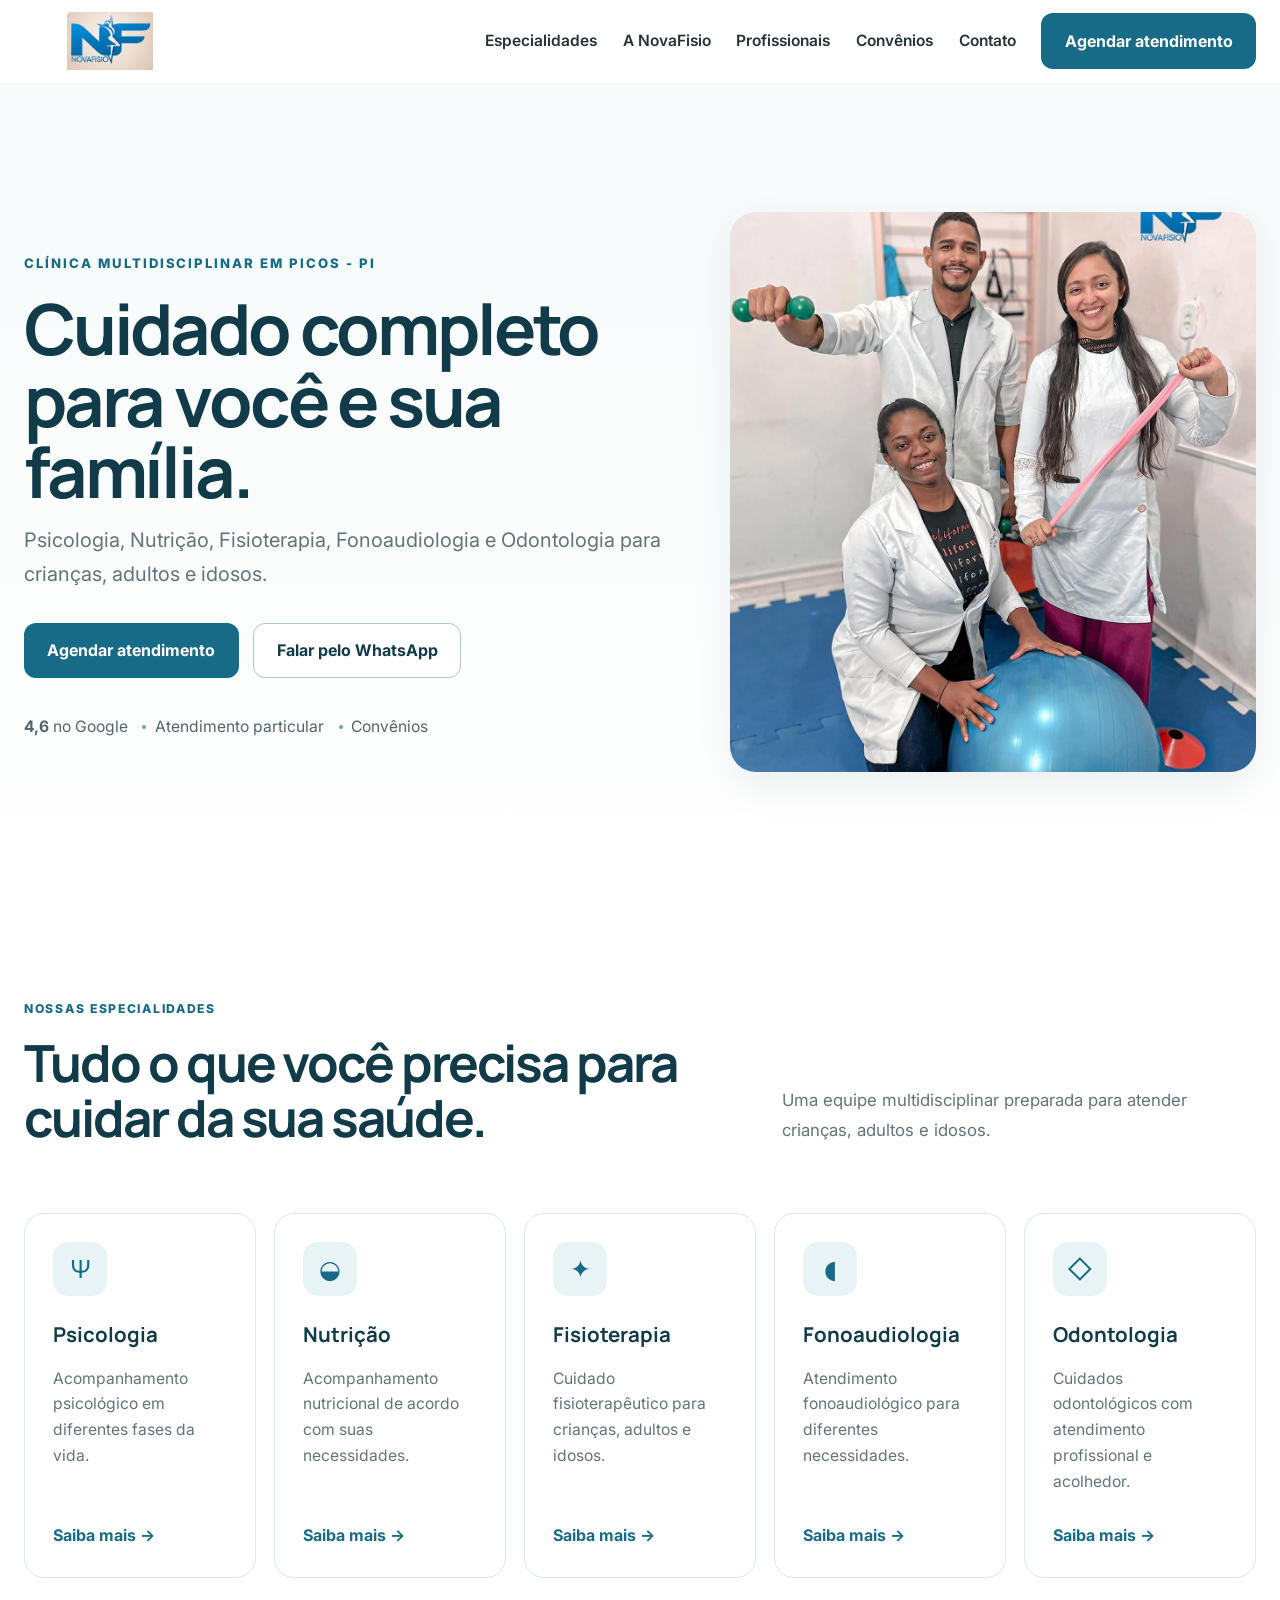
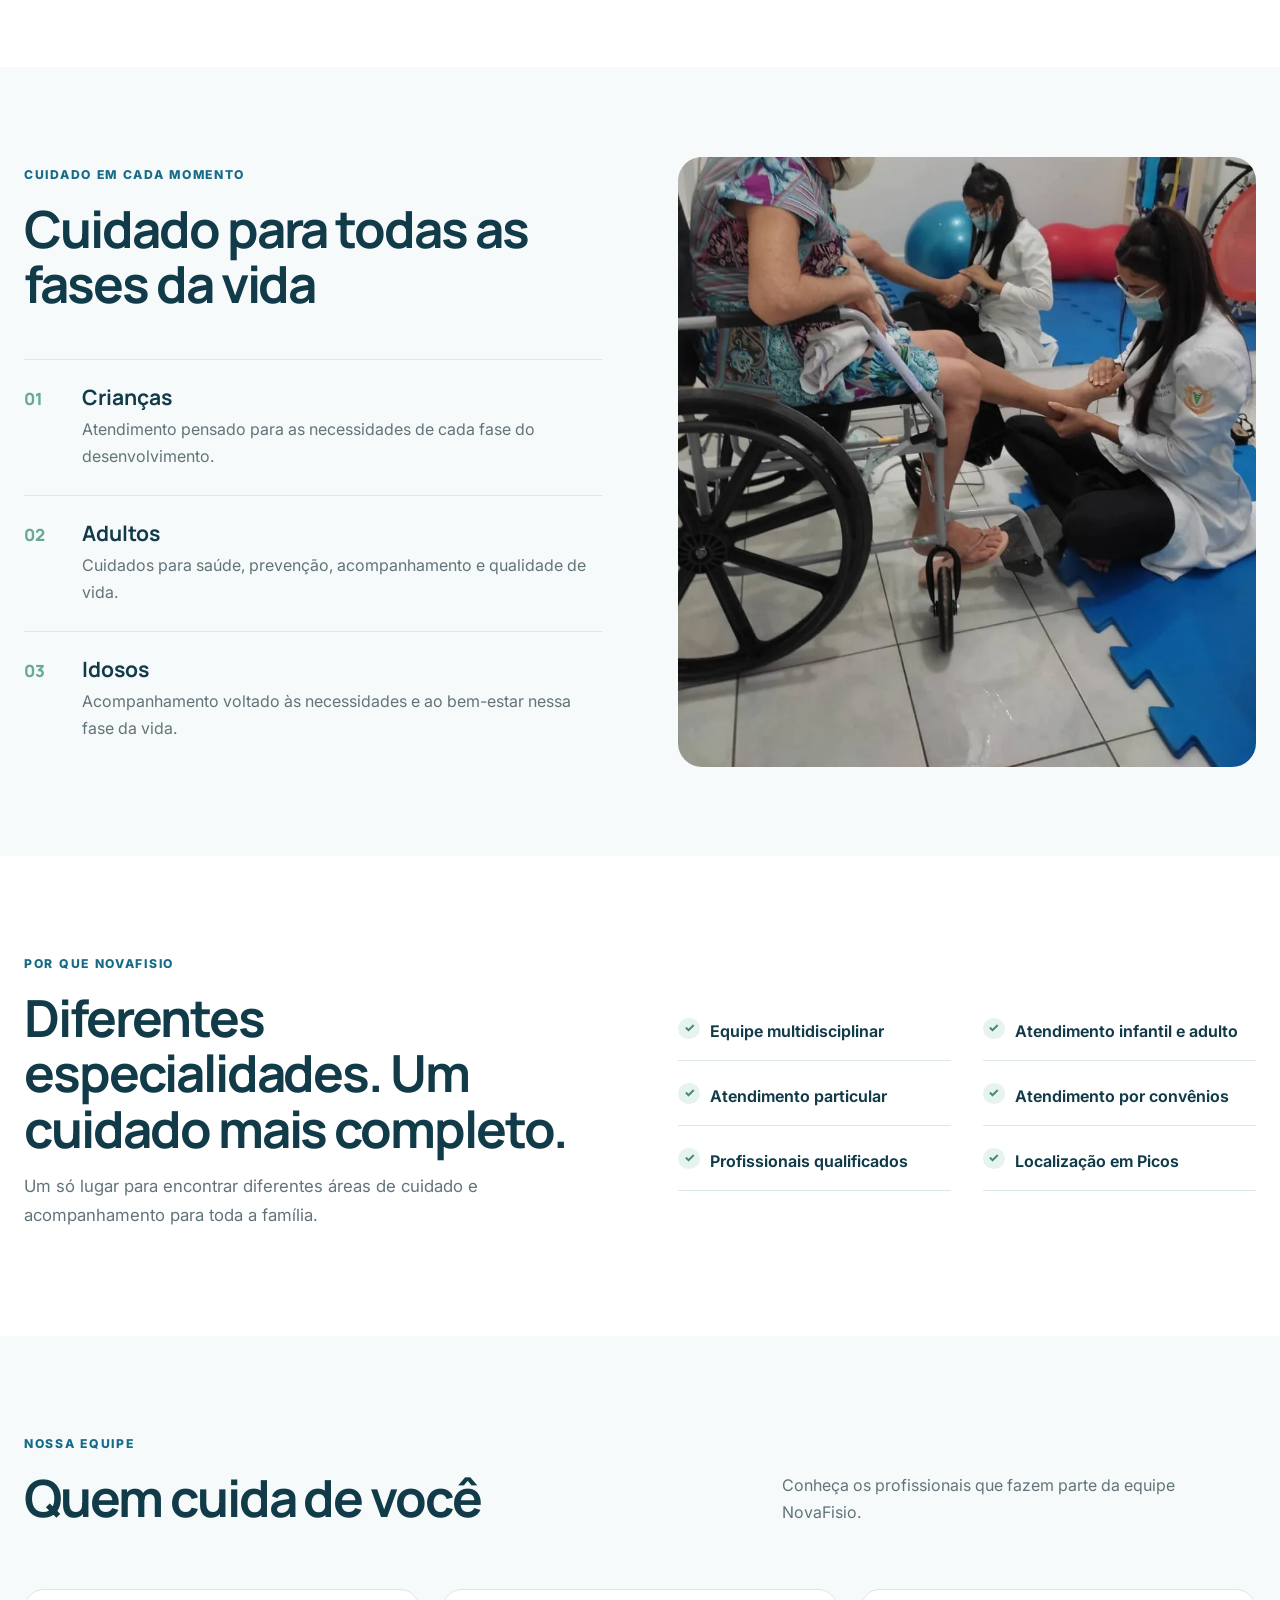
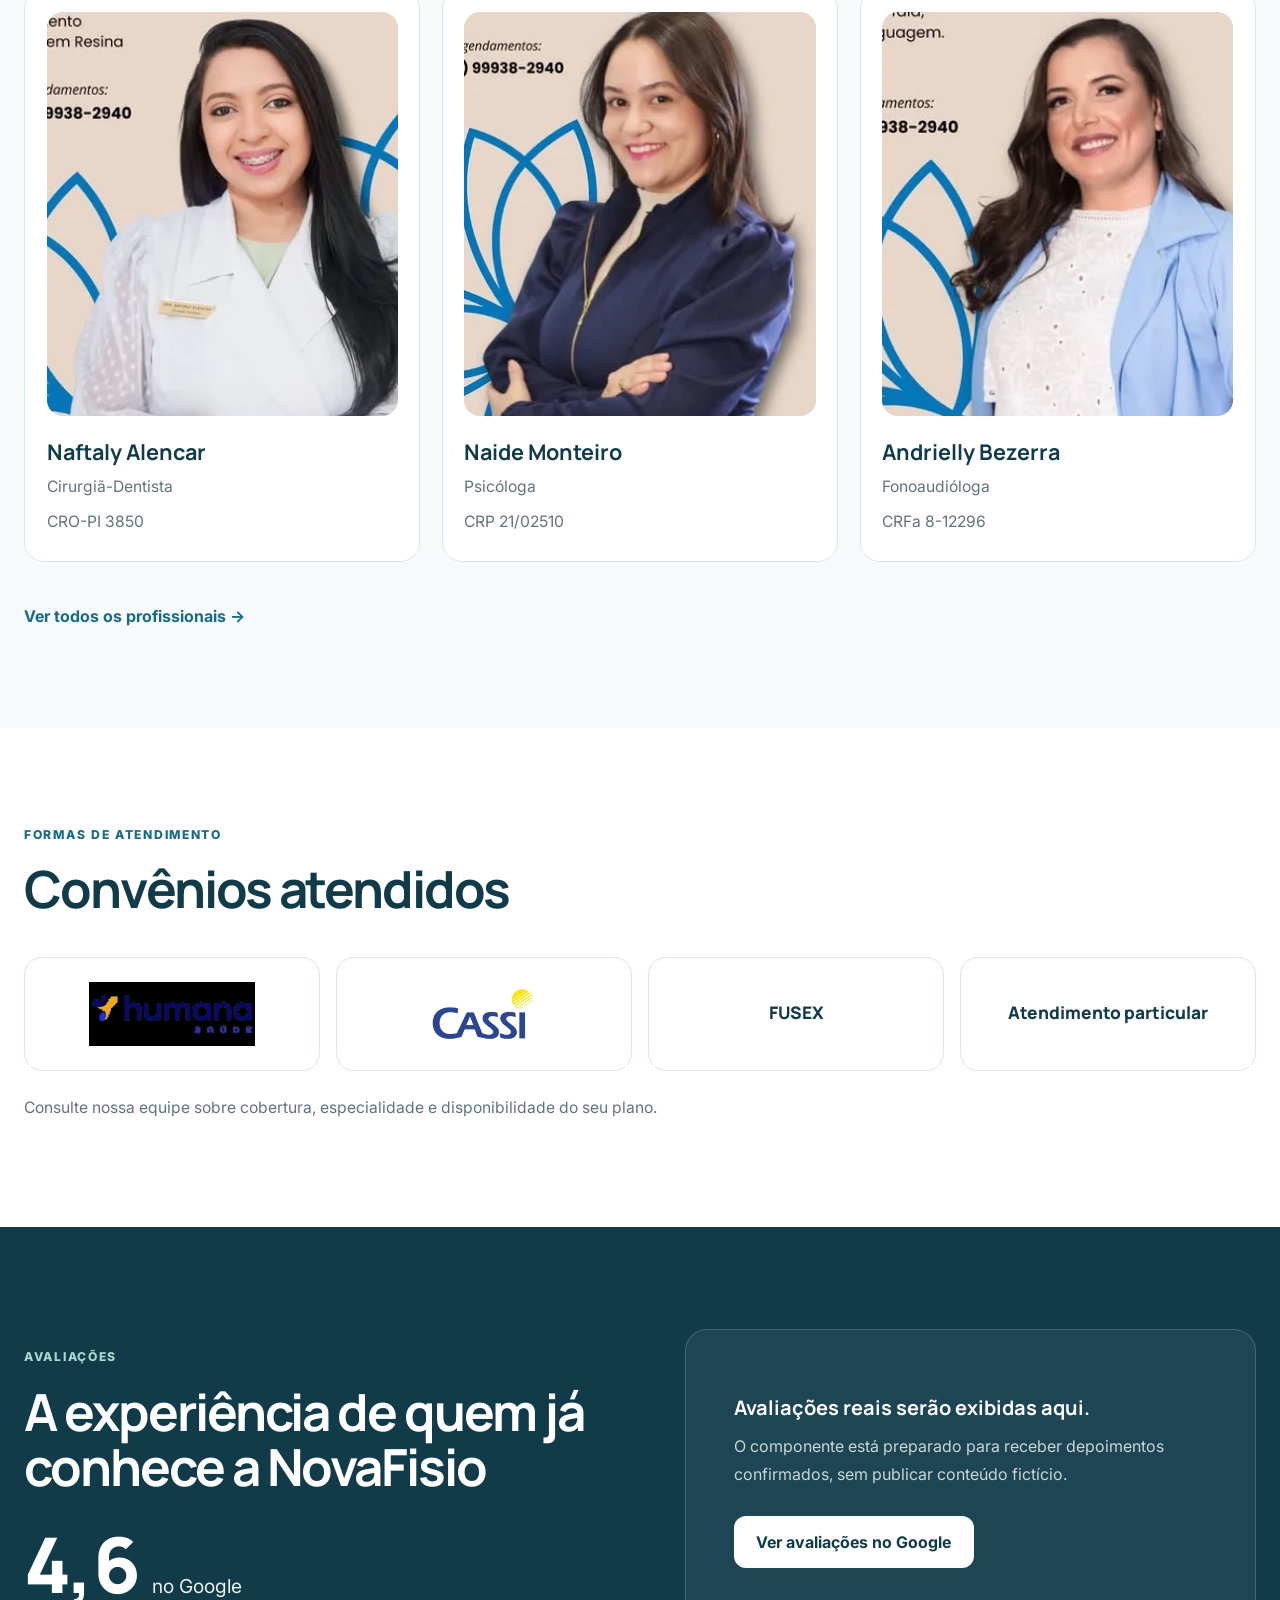
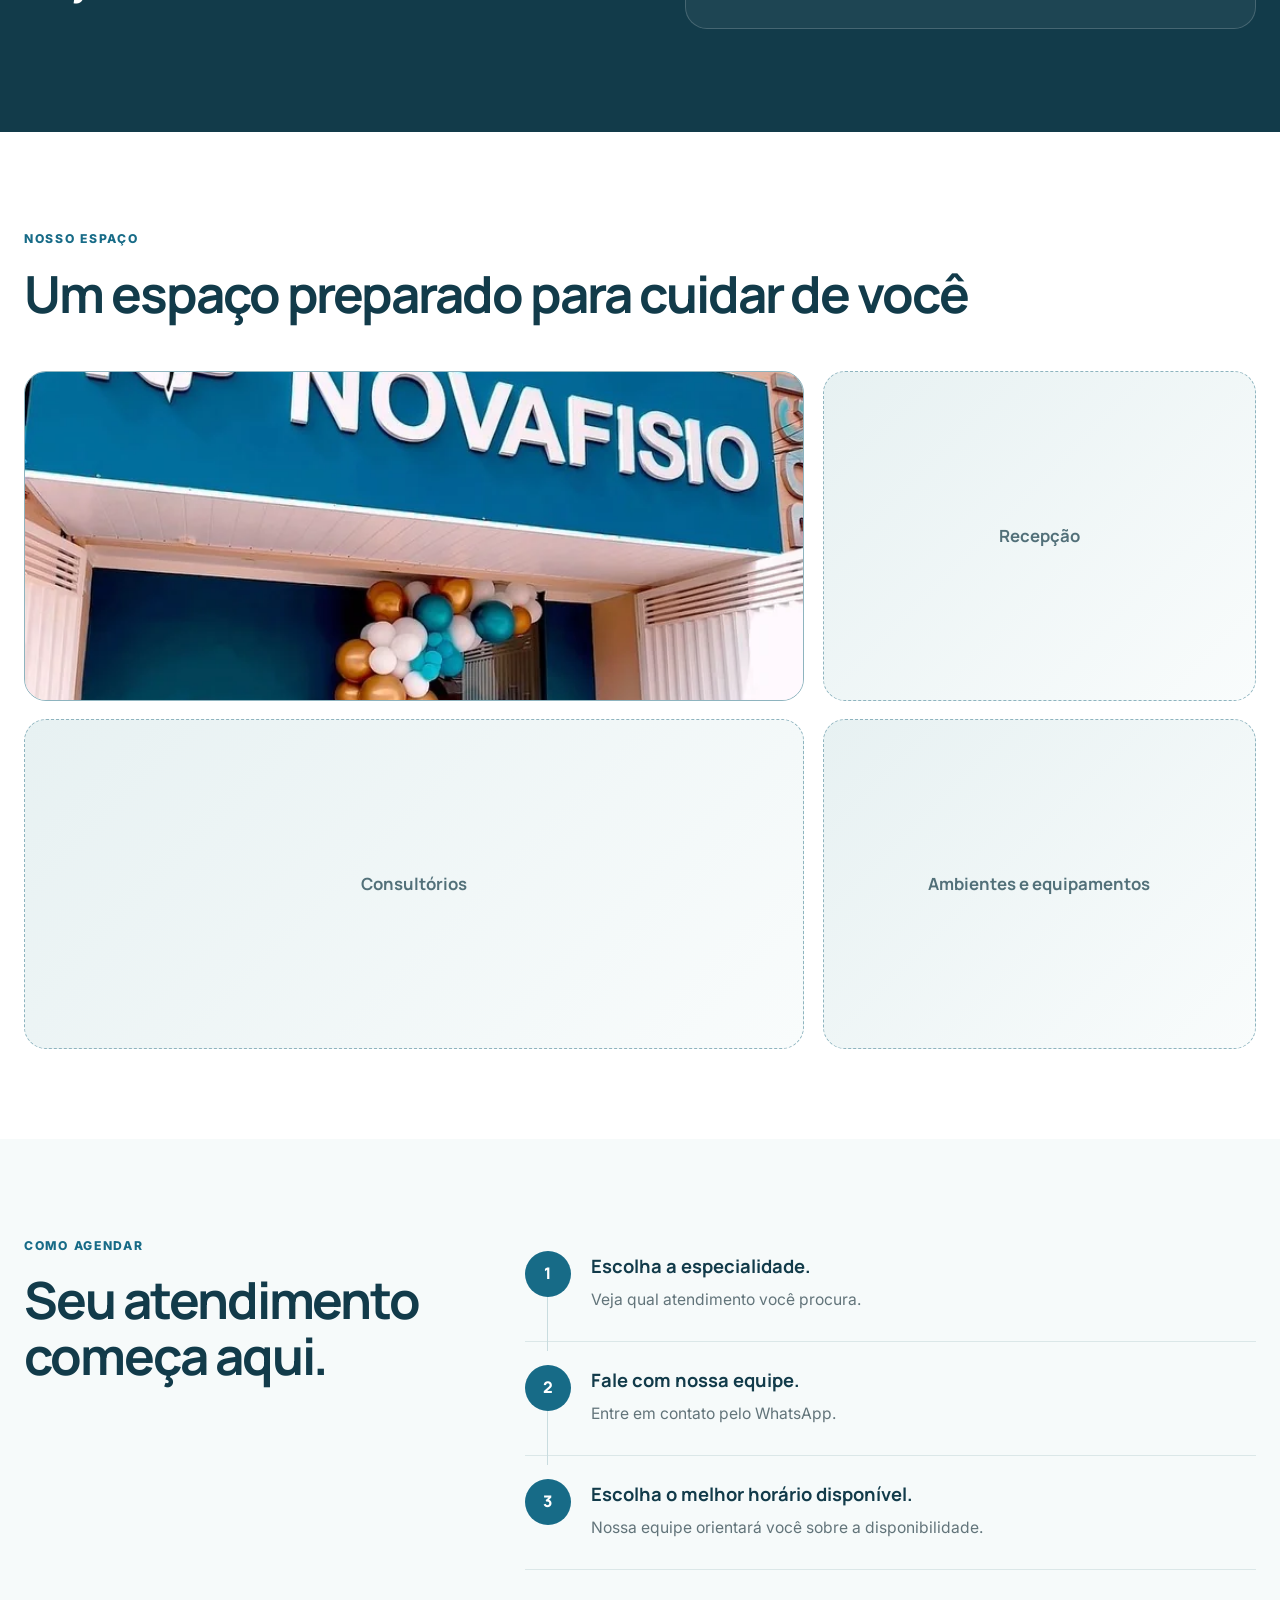
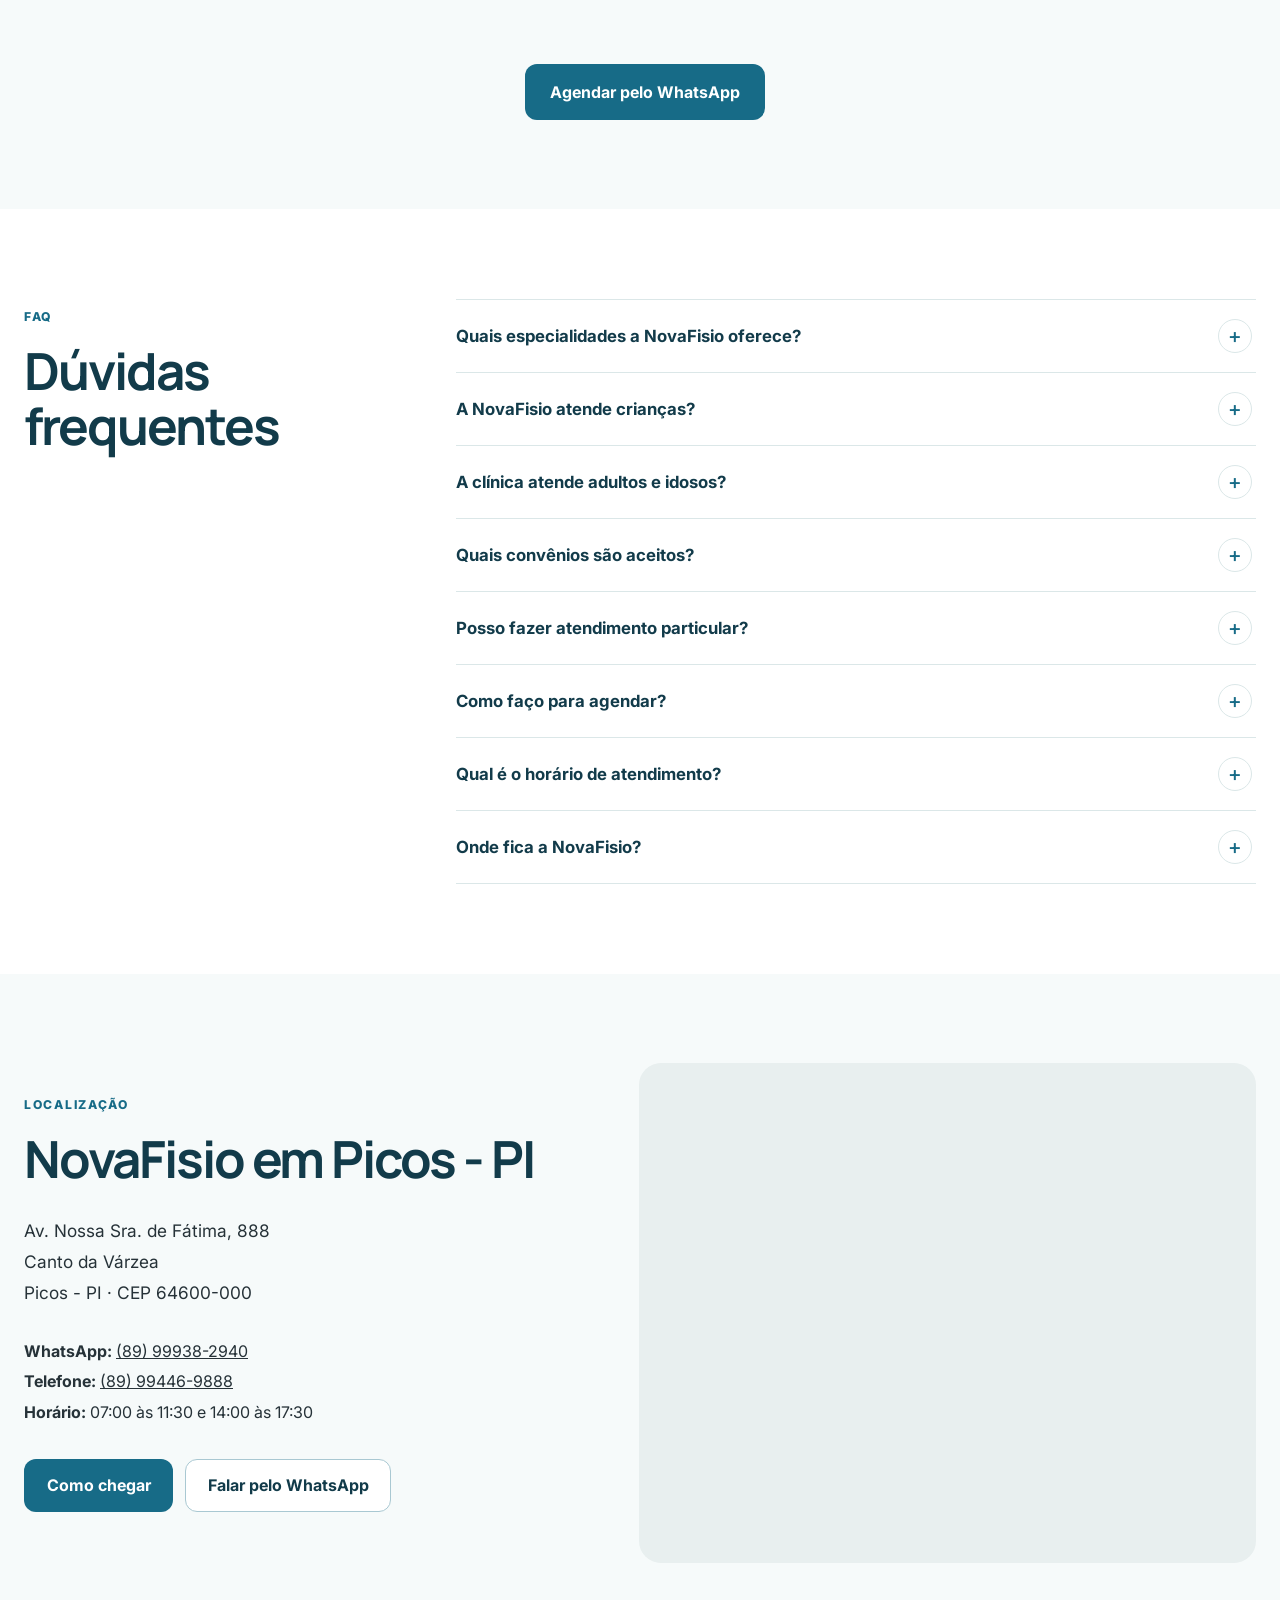
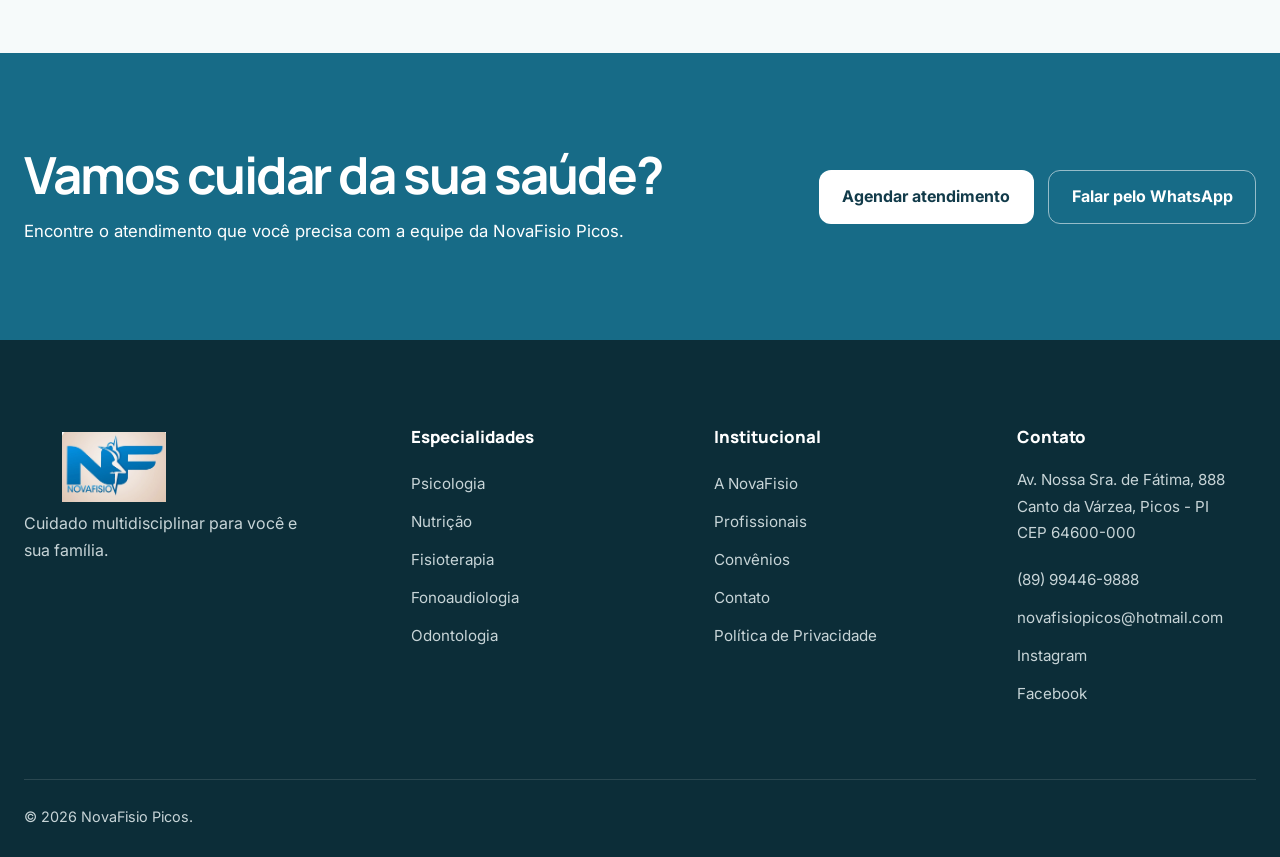
<file: index.html>
<!doctype html>
<html lang="pt-BR">
<head>
  <meta charset="utf-8">
  <meta name="viewport" content="width=device-width, initial-scale=1">
  <title>NovaFisio Picos | Clínica Multidisciplinar em Picos - PI</title>
  <meta name="description" content="Psicologia, Nutrição, Fisioterapia, Fonoaudiologia e Odontologia em Picos - PI. Atendimento para crianças, adultos e idosos na NovaFisio Picos.">
  <link rel="canonical" href="https://novafisiopicos.com.br/">
  <meta property="og:type" content="website">
  <meta property="og:title" content="NovaFisio Picos | Clínica Multidisciplinar em Picos - PI">
  <meta property="og:description" content="Cuidado multidisciplinar para crianças, adultos e idosos em Picos - PI.">
  <meta property="og:url" content="https://novafisiopicos.com.br/">
  <meta name="twitter:card" content="summary">
  <link rel="icon" href="assets/images/brand/novafisio-favicon.webp" type="image/webp">
  <link rel="stylesheet" href="assets/css/style.css">
  <script defer src="assets/js/main.js"></script>
  <script type="application/ld+json">
  {
    "@context":"https://schema.org",
    "@type":"MedicalClinic",
    "name":"NovaFisio Picos",
    "address":{
      "@type":"PostalAddress",
      "streetAddress":"Av. Nossa Sra. de Fátima, 888",
      "addressLocality":"Picos",
      "addressRegion":"PI",
      "postalCode":"64600-000",
      "addressCountry":"BR"
    },
    "telephone":"+55 89 99938-2940",
    "email":"novafisiopicos@hotmail.com",
    "sameAs":[
      "https://www.instagram.com/novafisiopicos/",
      "https://www.facebook.com/novafisiopicos"
    ]
  }
  </script>
</head>
<body>
<a class="skip-link" href="#conteudo">Pular para o conteúdo</a>

<header class="site-header" id="topo">
  <div class="container header-inner">
    <a class="brand" href="/" aria-label="NovaFisio Picos - início">
      <img class="brand-logo" src="assets/images/brand/novafisio-logo.webp" width="172" height="74" alt="NovaFisio Picos">
    </a>
    <button class="menu-toggle" type="button" aria-expanded="false" aria-controls="menu-principal" aria-label="Abrir menu">
      <span></span><span></span><span></span>
    </button>
    <nav id="menu-principal" class="main-nav" aria-label="Navegação principal">
      <a href="#especialidades">Especialidades</a>
      <a href="#sobre">A NovaFisio</a>
      <a href="#profissionais">Profissionais</a>
      <a href="#convenios">Convênios</a>
      <a href="#contato">Contato</a>
      <a class="btn btn-primary nav-cta track-schedule" href="https://wa.me/5589999382940?text=Ol%C3%A1%21%20Encontrei%20a%20NovaFisio%20pelo%20site%20e%20gostaria%20de%20agendar%20um%20atendimento." target="_blank" rel="noopener">Agendar atendimento</a>
    </nav>
  </div>
</header>

<main id="conteudo">
  <section class="hero">
    <div class="container hero-grid">
      <div class="hero-copy">
        <p class="eyebrow">CLÍNICA MULTIDISCIPLINAR EM PICOS - PI</p>
        <h1>Cuidado completo para você e sua família.</h1>
        <p class="lead">Psicologia, Nutrição, Fisioterapia, Fonoaudiologia e Odontologia para crianças, adultos e idosos.</p>
        <div class="actions">
          <a class="btn btn-primary track-schedule" href="https://wa.me/5589999382940?text=Ol%C3%A1%21%20Encontrei%20a%20NovaFisio%20pelo%20site%20e%20gostaria%20de%20agendar%20um%20atendimento." target="_blank" rel="noopener">Agendar atendimento</a>
          <a class="btn btn-secondary track-whatsapp" href="https://wa.me/5589999382940?text=Ol%C3%A1%21%20Encontrei%20a%20NovaFisio%20pelo%20site%20e%20gostaria%20de%20agendar%20um%20atendimento." target="_blank" rel="noopener">Falar pelo WhatsApp</a>
        </div>
        <div class="trust-row" aria-label="Informações rápidas">
          <span><strong>4,6</strong> no Google</span>
          <span>Atendimento particular</span>
          <span>Convênios</span>
        </div>
      </div>
      <div class="hero-photo">
        <img src="assets/images/clinic/novafisio-picos-equipe-fisioterapia.webp" width="1200" height="1600" alt="Profissionais da NovaFisio Picos em ambiente de fisioterapia" fetchpriority="high" decoding="async">
      </div>
    </div>
  </section>

  <section class="section" id="especialidades">
    <div class="container">
      <p class="eyebrow">NOSSAS ESPECIALIDADES</p>
      <div class="section-heading">
        <div><h2>Tudo o que você precisa para cuidar da sua saúde.</h2></div>
        <p>Uma equipe multidisciplinar preparada para atender crianças, adultos e idosos.</p>
      </div>
      <div class="specialty-grid">
        <article class="card specialty-card"><span class="icon">Ψ</span><h3>Psicologia</h3><p>Acompanhamento psicológico em diferentes fases da vida.</p><a class="track-specialty" href="/psicologia/">Saiba mais <span aria-hidden="true">→</span></a></article>
        <article class="card specialty-card"><span class="icon">◒</span><h3>Nutrição</h3><p>Acompanhamento nutricional de acordo com suas necessidades.</p><a class="track-specialty" href="/nutricao/">Saiba mais <span aria-hidden="true">→</span></a></article>
        <article class="card specialty-card"><span class="icon">✦</span><h3>Fisioterapia</h3><p>Cuidado fisioterapêutico para crianças, adultos e idosos.</p><a class="track-specialty" href="/fisioterapia/">Saiba mais <span aria-hidden="true">→</span></a></article>
        <article class="card specialty-card"><span class="icon">◖</span><h3>Fonoaudiologia</h3><p>Atendimento fonoaudiológico para diferentes necessidades.</p><a class="track-specialty" href="/fonoaudiologia/">Saiba mais <span aria-hidden="true">→</span></a></article>
        <article class="card specialty-card"><span class="icon">◇</span><h3>Odontologia</h3><p>Cuidados odontológicos com atendimento profissional e acolhedor.</p><a class="track-specialty" href="/odontologia/">Saiba mais <span aria-hidden="true">→</span></a></article>
      </div>
    </div>
  </section>

  <section class="section section-soft" id="sobre">
    <div class="container life-grid">
      <div>
        <p class="eyebrow">CUIDADO EM CADA MOMENTO</p>
        <h2>Cuidado para todas as fases da vida</h2>
        <div class="life-list">
          <article><span>01</span><div><h3>Crianças</h3><p>Atendimento pensado para as necessidades de cada fase do desenvolvimento.</p></div></article>
          <article><span>02</span><div><h3>Adultos</h3><p>Cuidados para saúde, prevenção, acompanhamento e qualidade de vida.</p></div></article>
          <article><span>03</span><div><h3>Idosos</h3><p>Acompanhamento voltado às necessidades e ao bem-estar nessa fase da vida.</p></div></article>
        </div>
      </div>
      <div class="life-photo"><img src="assets/images/clinic/novafisio-picos-atendimento-fisioterapia.webp" width="1000" height="1000" alt="Atendimento de fisioterapia na NovaFisio Picos" loading="lazy" decoding="async"></div>
    </div>
  </section>

  <section class="section">
    <div class="container why-grid">
      <div>
        <p class="eyebrow">POR QUE NOVAFISIO</p>
        <h2>Diferentes especialidades. Um cuidado mais completo.</h2>
        <p class="muted">Um só lugar para encontrar diferentes áreas de cuidado e acompanhamento para toda a família.</p>
      </div>
      <div class="benefits">
        <div>Equipe multidisciplinar</div><div>Atendimento infantil e adulto</div>
        <div>Atendimento particular</div><div>Atendimento por convênios</div>
        <div>Profissionais qualificados</div>
        <div>Localização em Picos</div>
      </div>
    </div>
  </section>

  <section class="section section-soft" id="profissionais">
    <div class="container">
      <div class="section-heading"><div><p class="eyebrow">NOSSA EQUIPE</p><h2>Quem cuida de você</h2></div><p>Conheça os profissionais que fazem parte da equipe NovaFisio.</p></div>
      <div class="professional-grid">
        <article class="card professional"><div class="avatar-placeholder"><img src="assets/images/professionals/naftaly-alencar-dentista.webp" width="335" height="508" alt="Naftaly Alencar, cirurgiã-dentista da NovaFisio Picos" loading="lazy" decoding="async"></div><h3>Naftaly Alencar</h3><p>Cirurgiã-Dentista</p><p>CRO-PI 3850</p></article>
        <article class="card professional"><div class="avatar-placeholder"><img src="assets/images/professionals/naide-monteiro-psicologa.webp" width="355" height="468" alt="Naide Monteiro, psicóloga da NovaFisio Picos" loading="lazy" decoding="async"></div><h3>Naide Monteiro</h3><p>Psicóloga</p><p>CRP 21/02510</p></article>
        <article class="card professional"><div class="avatar-placeholder"><img src="assets/images/professionals/andrielly-bezerra-fonoaudiologa.webp" width="325" height="518" alt="Andrielly Bezerra, fonoaudióloga da NovaFisio Picos" loading="lazy" decoding="async"></div><h3>Andrielly Bezerra</h3><p>Fonoaudióloga</p><p>CRFa 8-12296</p></article>
      </div>
      <a class="text-link" href="/profissionais/">Ver todos os profissionais →</a>
    </div>
  </section>

  <section class="section" id="convenios">
    <div class="container">
      <p class="eyebrow">FORMAS DE ATENDIMENTO</p><h2>Convênios atendidos</h2>
      <div class="plans">
        <span class="plan-logo"><img src="assets/images/insurance/humana-saude.webp" alt="Humana Saúde" loading="lazy" decoding="async"></span>
        <span class="plan-logo"><img src="assets/images/insurance/cassi.webp" alt="CASSI" loading="lazy" decoding="async"></span>
        <span class="plan-logo plan-pending">FUSEX</span>
        <span>Atendimento particular</span>
      </div>
      <p class="note">Consulte nossa equipe sobre cobertura, especialidade e disponibilidade do seu plano.</p>
    </div>
  </section>

  <section class="section section-dark">
    <div class="container reviews">
      <div><p class="eyebrow light">AVALIAÇÕES</p><h2>A experiência de quem já conhece a NovaFisio</h2><p class="rating"><strong>4,6</strong> no Google</p></div>
      <div class="review-placeholder"><strong>Avaliações reais serão exibidas aqui.</strong><p>O componente está preparado para receber depoimentos confirmados, sem publicar conteúdo fictício.</p><a class="btn btn-light" href="https://www.google.com/search?q=NovaFisio+Picos+PI" target="_blank" rel="noopener">Ver avaliações no Google</a></div>
    </div>
  </section>

  <section class="section">
    <div class="container">
      <p class="eyebrow">NOSSO ESPAÇO</p><h2>Um espaço preparado para cuidar de você</h2>
      <div class="gallery">
        <div class="photo-placeholder gallery-photo"><img src="assets/images/clinic/novafisio-picos-fachada.webp" width="900" height="1600" alt="Fachada da NovaFisio Picos" loading="lazy" decoding="async"></div><div class="photo-placeholder"><span>Recepção</span></div>
        <div class="photo-placeholder"><span>Consultórios</span></div><div class="photo-placeholder"><span>Ambientes e equipamentos</span></div>
      </div>
    </div>
  </section>

  <section class="section section-soft">
    <div class="container schedule-grid">
      <div><p class="eyebrow">COMO AGENDAR</p><h2>Seu atendimento começa aqui.</h2></div>
      <ol class="steps"><li><span>1</span><div><strong>Escolha a especialidade.</strong><p>Veja qual atendimento você procura.</p></div></li><li><span>2</span><div><strong>Fale com nossa equipe.</strong><p>Entre em contato pelo WhatsApp.</p></div></li><li><span>3</span><div><strong>Escolha o melhor horário disponível.</strong><p>Nossa equipe orientará você sobre a disponibilidade.</p></div></li></ol>
      <a class="btn btn-primary track-whatsapp" href="https://wa.me/5589999382940?text=Ol%C3%A1%21%20Encontrei%20a%20NovaFisio%20pelo%20site%20e%20gostaria%20de%20agendar%20um%20atendimento." target="_blank" rel="noopener">Agendar pelo WhatsApp</a>
    </div>
  </section>

  <section class="section" id="faq">
    <div class="container faq-wrap">
      <div><p class="eyebrow">FAQ</p><h2>Dúvidas frequentes</h2></div>
      <div class="accordion">
        <details><summary>Quais especialidades a NovaFisio oferece?</summary><p>Psicologia, Nutrição, Fisioterapia, Fonoaudiologia e Odontologia.</p></details>
        <details><summary>A NovaFisio atende crianças?</summary><p>Sim. A clínica atende crianças, adultos e idosos.</p></details>
        <details><summary>A clínica atende adultos e idosos?</summary><p>Sim. Há atendimento para adultos e idosos.</p></details>
        <details><summary>Quais convênios são aceitos?</summary><p>Os convênios informados são Humana, CASSI e FUSEX. Consulte a equipe sobre cobertura, especialidade e disponibilidade.</p></details>
        <details><summary>Posso fazer atendimento particular?</summary><p>Sim. A NovaFisio realiza atendimento particular.</p></details>
        <details><summary>Como faço para agendar?</summary><p>Você pode falar com a equipe pelo WhatsApp (89) 99938-2940.</p></details>
        <details><summary>Qual é o horário de atendimento?</summary><p>Das 07:00 às 11:30 e das 14:00 às 17:30.</p></details>
        <details><summary>Onde fica a NovaFisio?</summary><p>Av. Nossa Sra. de Fátima, 888, Canto da Várzea, Picos - PI, CEP 64600-000.</p></details>
      </div>
    </div>
  </section>

  <section class="section section-soft" id="contato">
    <div class="container location-grid">
      <div>
        <p class="eyebrow">LOCALIZAÇÃO</p><h2>NovaFisio em Picos - PI</h2>
        <address>Av. Nossa Sra. de Fátima, 888<br>Canto da Várzea<br>Picos - PI · CEP 64600-000</address>
        <p><strong>WhatsApp:</strong> <a class="track-whatsapp" href="https://wa.me/5589999382940" target="_blank" rel="noopener">(89) 99938-2940</a><br>
        <strong>Telefone:</strong> <a class="track-phone" href="tel:+5589994469888">(89) 99446-9888</a><br>
        <strong>Horário:</strong> 07:00 às 11:30 e 14:00 às 17:30</p>
        <div class="actions"><a class="btn btn-primary track-directions" href="https://www.google.com/maps/search/?api=1&query=NovaFisio+Picos+PI" target="_blank" rel="noopener">Como chegar</a><a class="btn btn-secondary track-whatsapp" href="https://wa.me/5589999382940" target="_blank" rel="noopener">Falar pelo WhatsApp</a></div>
      </div>
      <iframe class="map" title="Mapa da NovaFisio Picos" loading="lazy" referrerpolicy="no-referrer-when-downgrade" src="https://www.google.com/maps?q=NovaFisio%20Picos%20PI&output=embed"></iframe>
    </div>
  </section>

  <section class="final-cta">
    <div class="container"><div><h2>Vamos cuidar da sua saúde?</h2><p>Encontre o atendimento que você precisa com a equipe da NovaFisio Picos.</p></div><div class="actions"><a class="btn btn-light track-schedule" href="https://wa.me/5589999382940?text=Ol%C3%A1%21%20Encontrei%20a%20NovaFisio%20pelo%20site%20e%20gostaria%20de%20agendar%20um%20atendimento." target="_blank" rel="noopener">Agendar atendimento</a><a class="btn btn-outline-light track-whatsapp" href="https://wa.me/5589999382940" target="_blank" rel="noopener">Falar pelo WhatsApp</a></div></div>
  </section>
</main>

<footer class="site-footer">
  <div class="container footer-grid">
    <div><a class="brand brand-footer" href="/"><img class="brand-logo brand-logo-footer" src="assets/images/brand/novafisio-logo.webp" width="172" height="74" alt="NovaFisio Picos"></a><p>Cuidado multidisciplinar para você e sua família.</p></div>
    <div><h2>Especialidades</h2><a href="/psicologia/">Psicologia</a><a href="/nutricao/">Nutrição</a><a href="/fisioterapia/">Fisioterapia</a><a href="/fonoaudiologia/">Fonoaudiologia</a><a href="/odontologia/">Odontologia</a></div>
    <div><h2>Institucional</h2><a href="/sobre/">A NovaFisio</a><a href="/profissionais/">Profissionais</a><a href="/convenios/">Convênios</a><a href="/contato/">Contato</a><a href="/politica-de-privacidade/">Política de Privacidade</a></div>
    <div><h2>Contato</h2><p>Av. Nossa Sra. de Fátima, 888<br>Canto da Várzea, Picos - PI<br>CEP 64600-000</p><a href="tel:+5589994469888">(89) 99446-9888</a><a href="mailto:novafisiopicos@hotmail.com">novafisiopicos@hotmail.com</a><a href="https://www.instagram.com/novafisiopicos/" target="_blank" rel="noopener">Instagram</a><a href="https://www.facebook.com/novafisiopicos" target="_blank" rel="noopener">Facebook</a></div>
  </div>
  <div class="container footer-bottom"><span>© <span id="year"></span> NovaFisio Picos.</span></div>
</footer>

<a class="mobile-whatsapp track-whatsapp" href="https://wa.me/5589999382940?text=Ol%C3%A1%21%20Encontrei%20a%20NovaFisio%20pelo%20site%20e%20gostaria%20de%20agendar%20um%20atendimento." target="_blank" rel="noopener" aria-label="Falar com a NovaFisio pelo WhatsApp">WhatsApp</a>
</body>
</html>
</file>
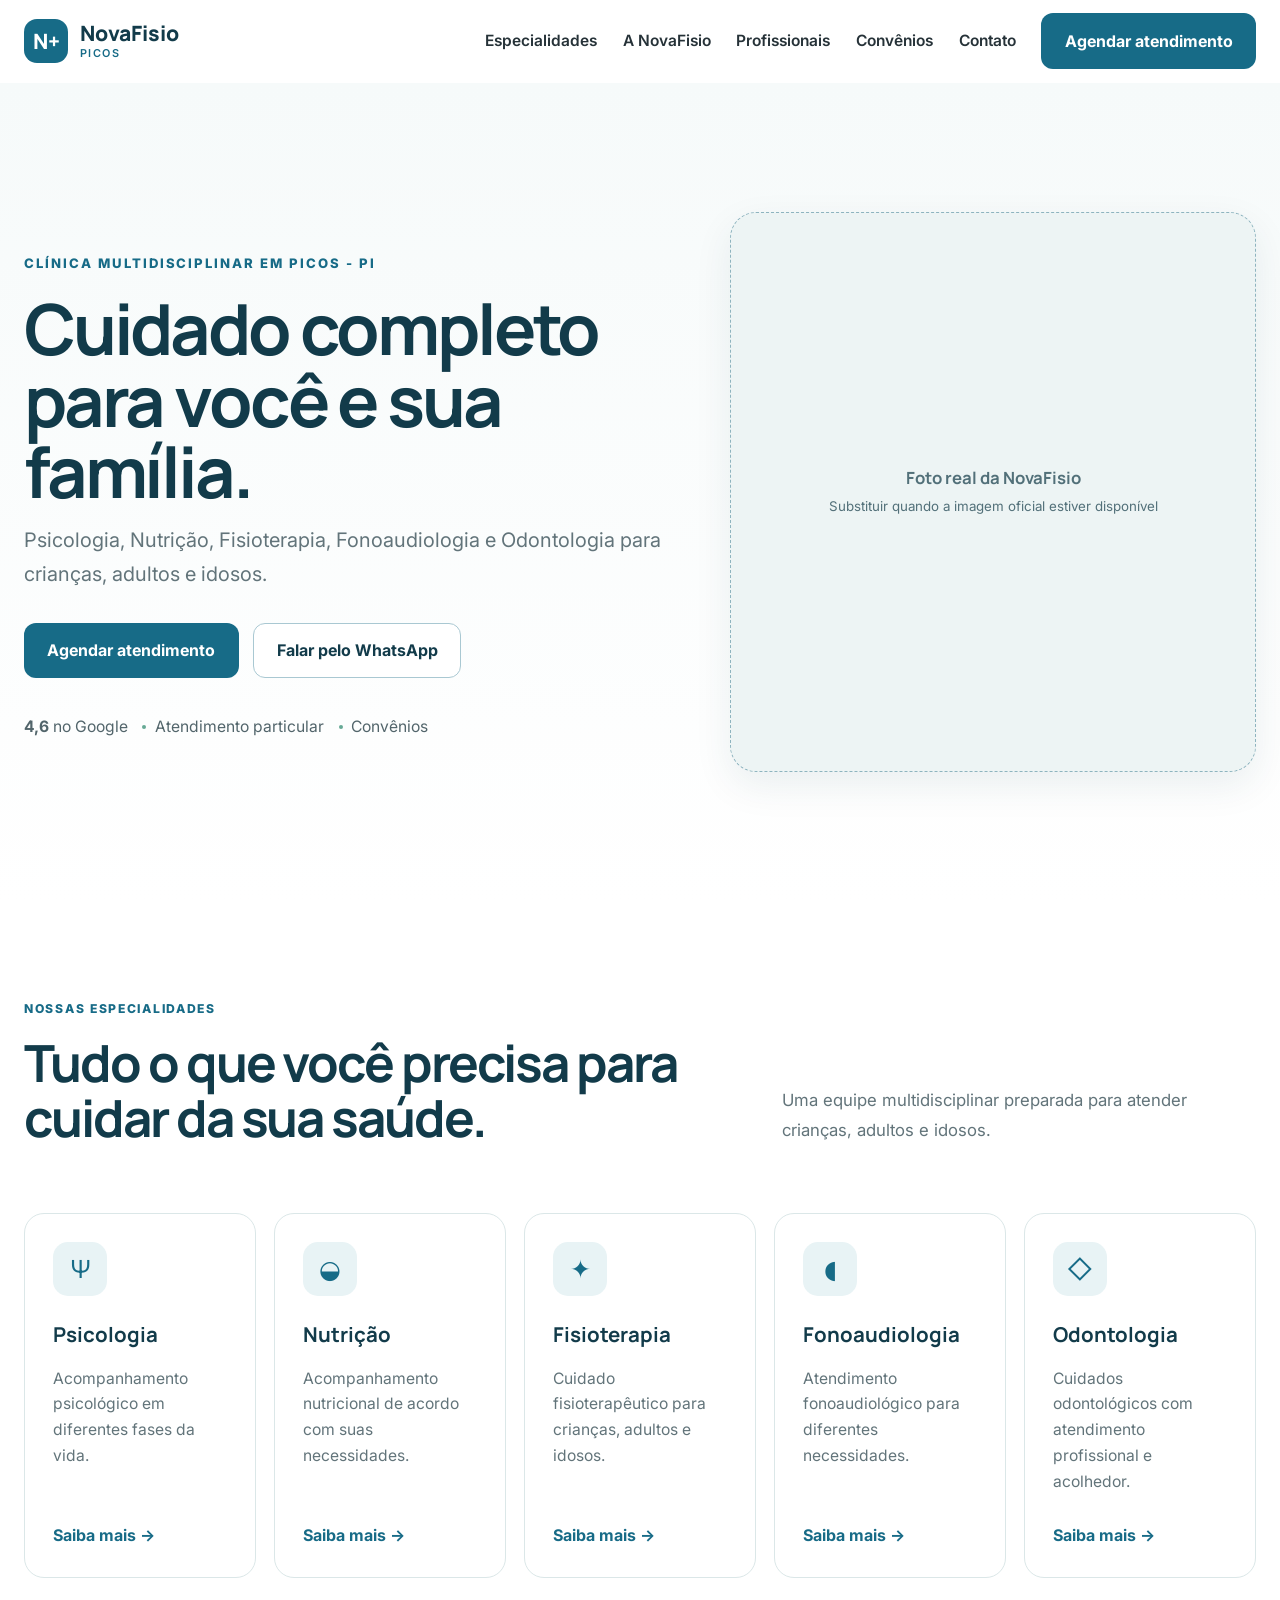
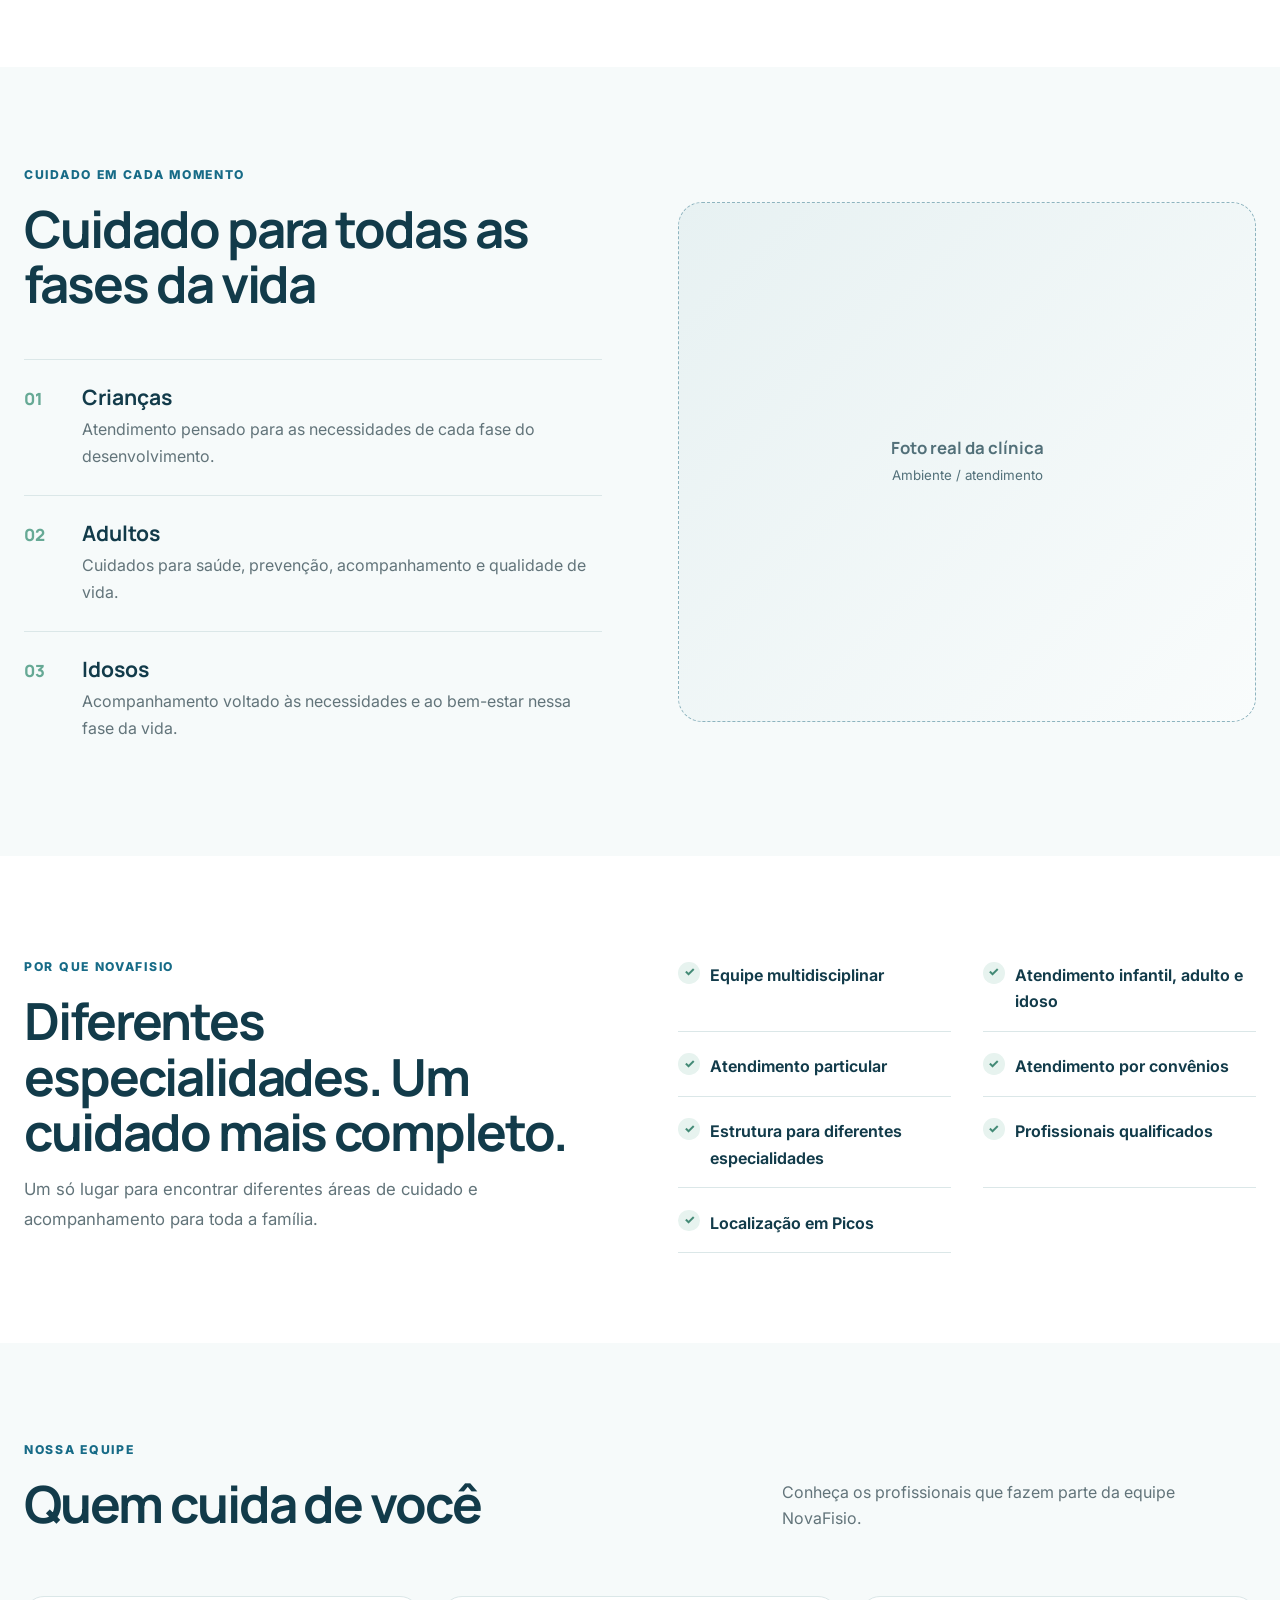
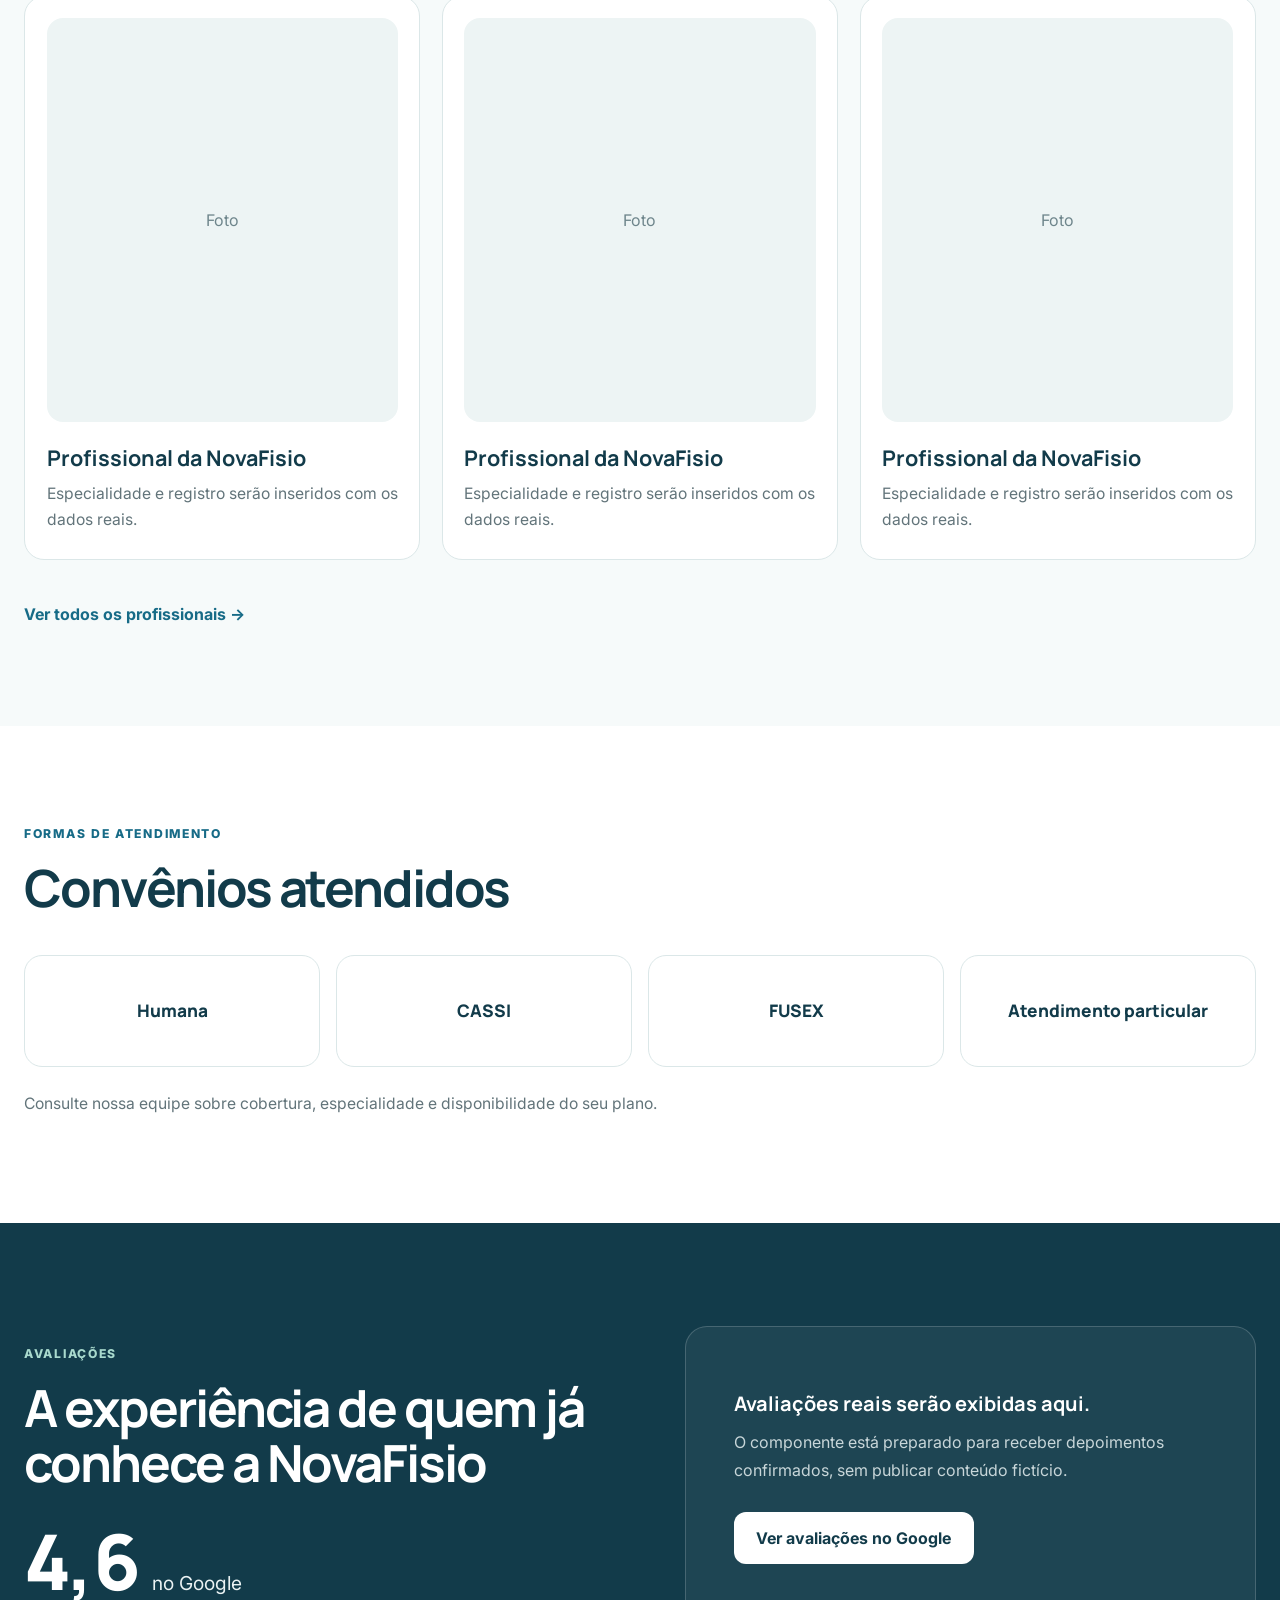
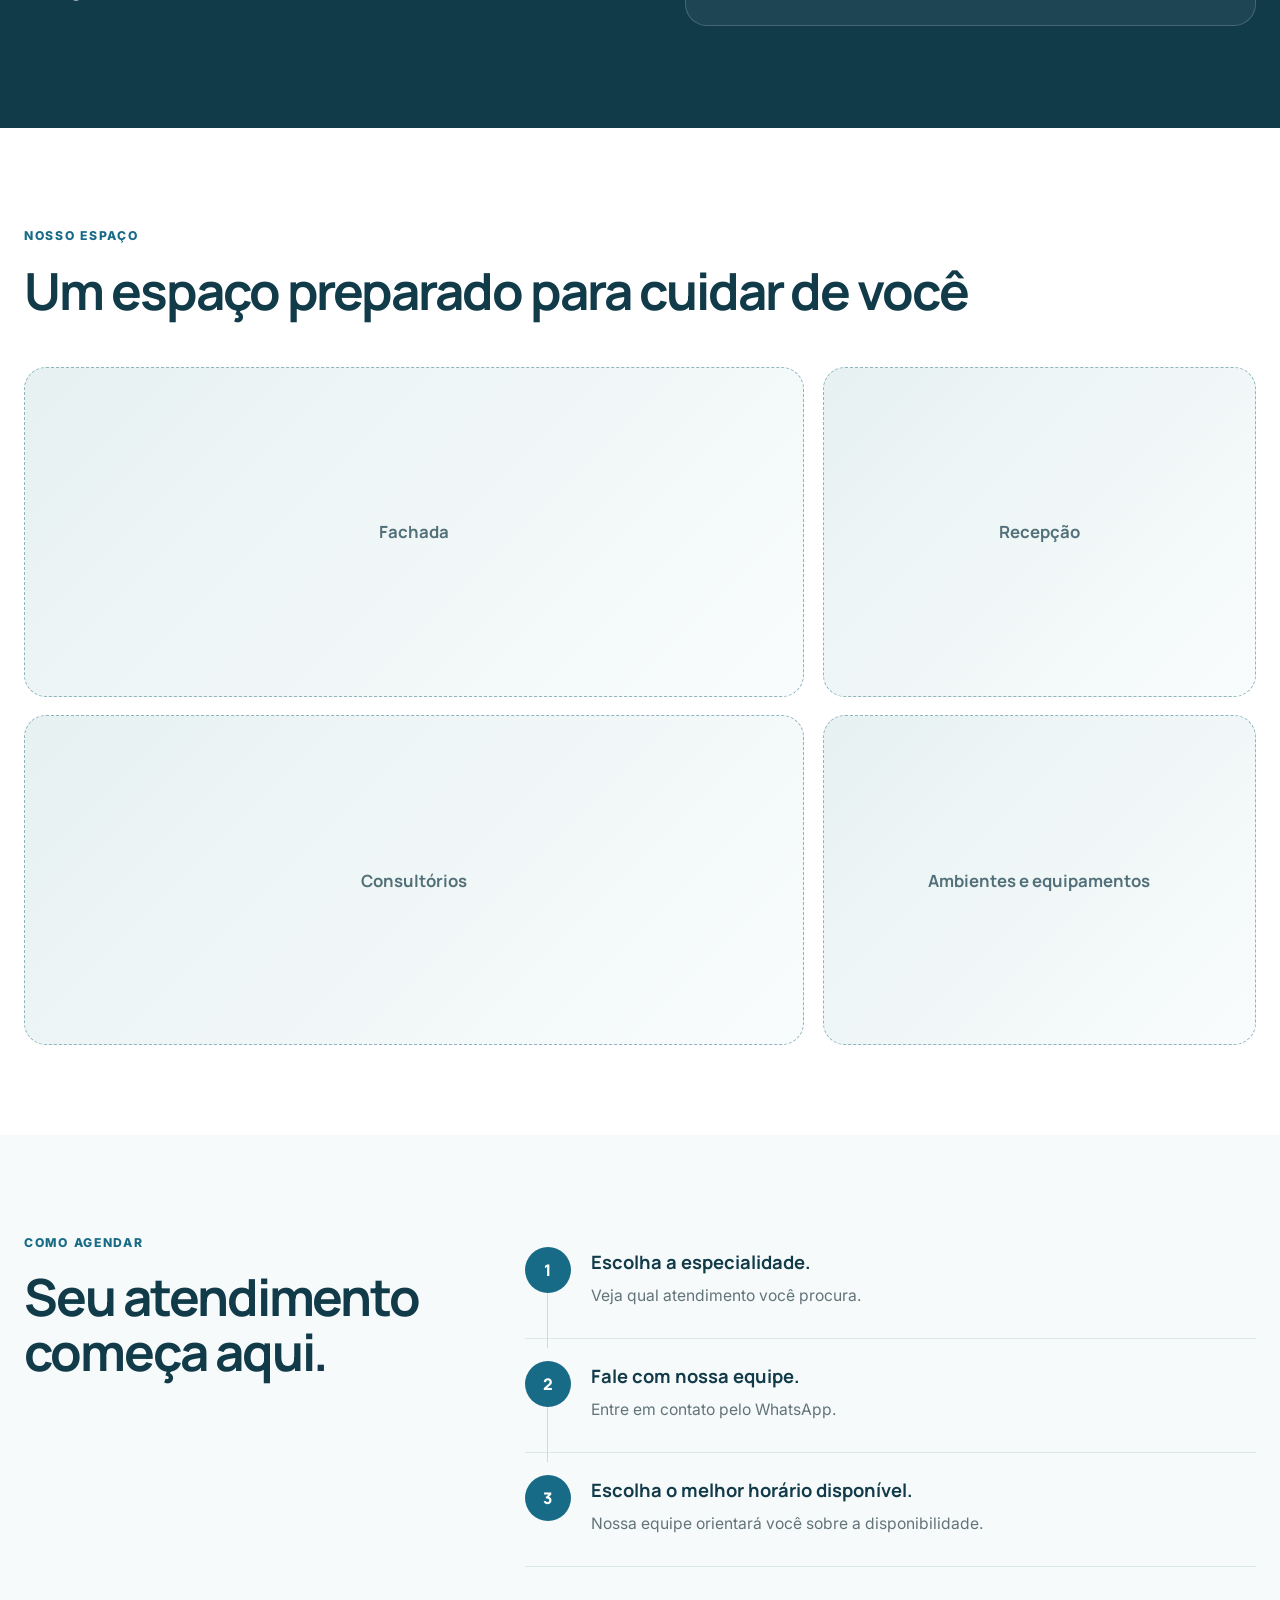
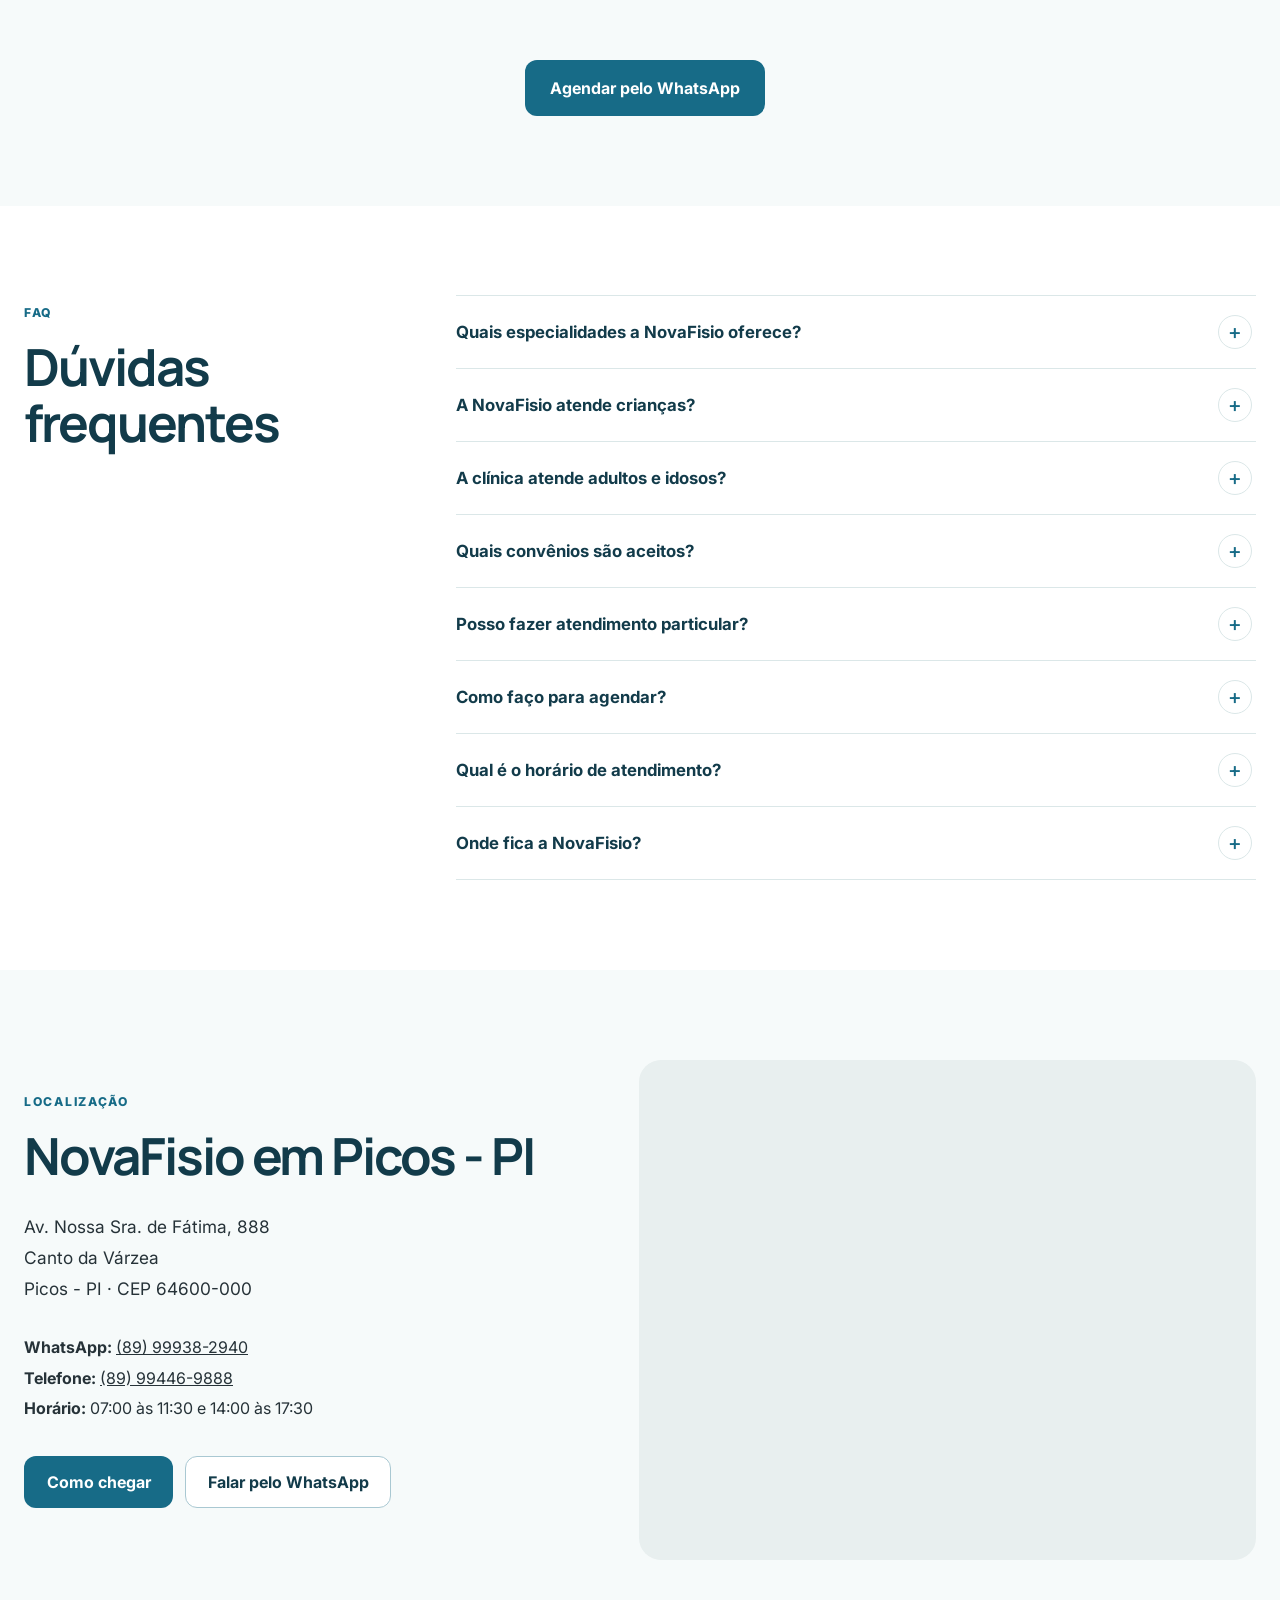
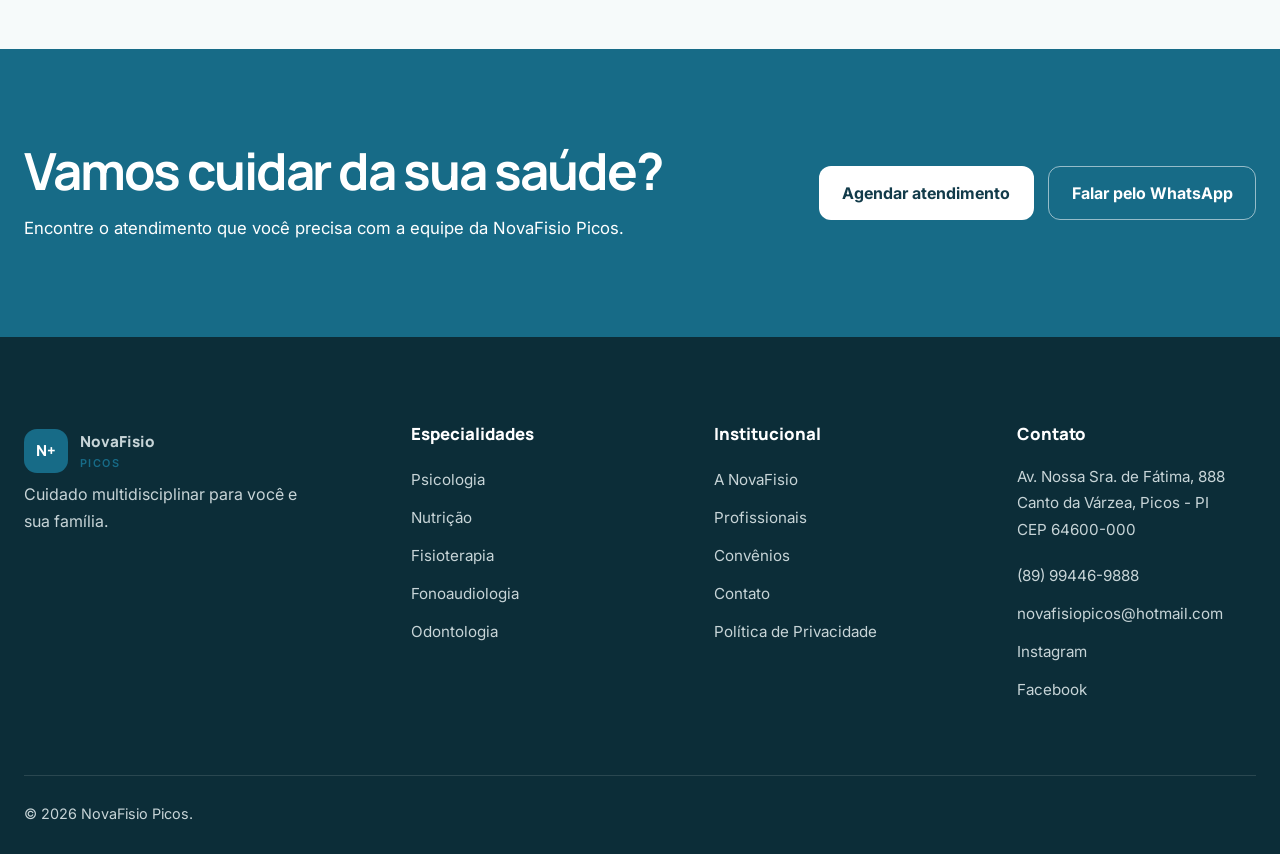
<file: index1.html>
<!doctype html>
<html lang="pt-BR">
<head>
  <meta charset="utf-8">
  <meta name="viewport" content="width=device-width, initial-scale=1">
  <title>NovaFisio Picos | Clínica Multidisciplinar em Picos - PI</title>
  <meta name="description" content="Psicologia, Nutrição, Fisioterapia, Fonoaudiologia e Odontologia em Picos - PI. Atendimento para crianças, adultos e idosos na NovaFisio Picos.">
  <link rel="canonical" href="https://novafisiopicos.com.br/">
  <meta property="og:type" content="website">
  <meta property="og:title" content="NovaFisio Picos | Clínica Multidisciplinar em Picos - PI">
  <meta property="og:description" content="Cuidado multidisciplinar para crianças, adultos e idosos em Picos - PI.">
  <meta property="og:url" content="https://novafisiopicos.com.br/">
  <meta name="twitter:card" content="summary">
  <link rel="icon" href="assets/images/favicon.svg" type="image/svg+xml">
  <link rel="stylesheet" href="assets/css/style.css">
  <script defer src="assets/js/main.js"></script>
  <script type="application/ld+json">
  {
    "@context":"https://schema.org",
    "@type":"MedicalClinic",
    "name":"NovaFisio Picos",
    "address":{
      "@type":"PostalAddress",
      "streetAddress":"Av. Nossa Sra. de Fátima, 888",
      "addressLocality":"Picos",
      "addressRegion":"PI",
      "postalCode":"64600-000",
      "addressCountry":"BR"
    },
    "telephone":"+55 89 99938-2940",
    "email":"novafisiopicos@hotmail.com",
    "sameAs":[
      "https://www.instagram.com/novafisiopicos/",
      "https://www.facebook.com/novafisiopicos"
    ]
  }
  </script>
</head>
<body>
<a class="skip-link" href="#conteudo">Pular para o conteúdo</a>

<header class="site-header" id="topo">
  <div class="container header-inner">
    <a class="brand" href="/" aria-label="NovaFisio Picos - início">
      <span class="brand-mark" aria-hidden="true">N+</span>
      <span>NovaFisio <small>Picos</small></span>
    </a>
    <button class="menu-toggle" type="button" aria-expanded="false" aria-controls="menu-principal" aria-label="Abrir menu">
      <span></span><span></span><span></span>
    </button>
    <nav id="menu-principal" class="main-nav" aria-label="Navegação principal">
      <a href="#especialidades">Especialidades</a>
      <a href="#sobre">A NovaFisio</a>
      <a href="#profissionais">Profissionais</a>
      <a href="#convenios">Convênios</a>
      <a href="#contato">Contato</a>
      <a class="btn btn-primary nav-cta track-schedule" href="https://wa.me/5589999382940?text=Ol%C3%A1%21%20Encontrei%20a%20NovaFisio%20pelo%20site%20e%20gostaria%20de%20agendar%20um%20atendimento." target="_blank" rel="noopener">Agendar atendimento</a>
    </nav>
  </div>
</header>

<main id="conteudo">
  <section class="hero">
    <div class="container hero-grid">
      <div class="hero-copy">
        <p class="eyebrow">CLÍNICA MULTIDISCIPLINAR EM PICOS - PI</p>
        <h1>Cuidado completo para você e sua família.</h1>
        <p class="lead">Psicologia, Nutrição, Fisioterapia, Fonoaudiologia e Odontologia para crianças, adultos e idosos.</p>
        <div class="actions">
          <a class="btn btn-primary track-schedule" href="https://wa.me/5589999382940?text=Ol%C3%A1%21%20Encontrei%20a%20NovaFisio%20pelo%20site%20e%20gostaria%20de%20agendar%20um%20atendimento." target="_blank" rel="noopener">Agendar atendimento</a>
          <a class="btn btn-secondary track-whatsapp" href="https://wa.me/5589999382940?text=Ol%C3%A1%21%20Encontrei%20a%20NovaFisio%20pelo%20site%20e%20gostaria%20de%20agendar%20um%20atendimento." target="_blank" rel="noopener">Falar pelo WhatsApp</a>
        </div>
        <div class="trust-row" aria-label="Informações rápidas">
          <span><strong>4,6</strong> no Google</span>
          <span>Atendimento particular</span>
          <span>Convênios</span>
        </div>
      </div>
      <div class="photo-placeholder hero-photo" role="img" aria-label="Espaço reservado para fotografia real da NovaFisio">
        <span>Foto real da NovaFisio</span>
        <small>Substituir quando a imagem oficial estiver disponível</small>
      </div>
    </div>
  </section>

  <section class="section" id="especialidades">
    <div class="container">
      <p class="eyebrow">NOSSAS ESPECIALIDADES</p>
      <div class="section-heading">
        <div><h2>Tudo o que você precisa para cuidar da sua saúde.</h2></div>
        <p>Uma equipe multidisciplinar preparada para atender crianças, adultos e idosos.</p>
      </div>
      <div class="specialty-grid">
        <article class="card specialty-card"><span class="icon">Ψ</span><h3>Psicologia</h3><p>Acompanhamento psicológico em diferentes fases da vida.</p><a class="track-specialty" href="/psicologia/">Saiba mais <span aria-hidden="true">→</span></a></article>
        <article class="card specialty-card"><span class="icon">◒</span><h3>Nutrição</h3><p>Acompanhamento nutricional de acordo com suas necessidades.</p><a class="track-specialty" href="/nutricao/">Saiba mais <span aria-hidden="true">→</span></a></article>
        <article class="card specialty-card"><span class="icon">✦</span><h3>Fisioterapia</h3><p>Cuidado fisioterapêutico para crianças, adultos e idosos.</p><a class="track-specialty" href="/fisioterapia/">Saiba mais <span aria-hidden="true">→</span></a></article>
        <article class="card specialty-card"><span class="icon">◖</span><h3>Fonoaudiologia</h3><p>Atendimento fonoaudiológico para diferentes necessidades.</p><a class="track-specialty" href="/fonoaudiologia/">Saiba mais <span aria-hidden="true">→</span></a></article>
        <article class="card specialty-card"><span class="icon">◇</span><h3>Odontologia</h3><p>Cuidados odontológicos com atendimento profissional e acolhedor.</p><a class="track-specialty" href="/odontologia/">Saiba mais <span aria-hidden="true">→</span></a></article>
      </div>
    </div>
  </section>

  <section class="section section-soft" id="sobre">
    <div class="container life-grid">
      <div>
        <p class="eyebrow">CUIDADO EM CADA MOMENTO</p>
        <h2>Cuidado para todas as fases da vida</h2>
        <div class="life-list">
          <article><span>01</span><div><h3>Crianças</h3><p>Atendimento pensado para as necessidades de cada fase do desenvolvimento.</p></div></article>
          <article><span>02</span><div><h3>Adultos</h3><p>Cuidados para saúde, prevenção, acompanhamento e qualidade de vida.</p></div></article>
          <article><span>03</span><div><h3>Idosos</h3><p>Acompanhamento voltado às necessidades e ao bem-estar nessa fase da vida.</p></div></article>
        </div>
      </div>
      <div class="photo-placeholder" role="img" aria-label="Espaço reservado para fotografia real dos ambientes da clínica"><span>Foto real da clínica</span><small>Ambiente / atendimento</small></div>
    </div>
  </section>

  <section class="section">
    <div class="container why-grid">
      <div>
        <p class="eyebrow">POR QUE NOVAFISIO</p>
        <h2>Diferentes especialidades. Um cuidado mais completo.</h2>
        <p class="muted">Um só lugar para encontrar diferentes áreas de cuidado e acompanhamento para toda a família.</p>
      </div>
      <div class="benefits">
        <div>Equipe multidisciplinar</div><div>Atendimento infantil, adulto e idoso</div>
        <div>Atendimento particular</div><div>Atendimento por convênios</div>
        <div>Estrutura para diferentes especialidades</div><div>Profissionais qualificados</div>
        <div>Localização em Picos</div>
      </div>
    </div>
  </section>

  <section class="section section-soft" id="profissionais">
    <div class="container">
      <div class="section-heading"><div><p class="eyebrow">NOSSA EQUIPE</p><h2>Quem cuida de você</h2></div><p>Conheça os profissionais que fazem parte da equipe NovaFisio.</p></div>
      <div class="professional-grid">
        <article class="card professional"><div class="avatar-placeholder" aria-hidden="true">Foto</div><h3>Profissional da NovaFisio</h3><p>Especialidade e registro serão inseridos com os dados reais.</p></article>
        <article class="card professional"><div class="avatar-placeholder" aria-hidden="true">Foto</div><h3>Profissional da NovaFisio</h3><p>Especialidade e registro serão inseridos com os dados reais.</p></article>
        <article class="card professional"><div class="avatar-placeholder" aria-hidden="true">Foto</div><h3>Profissional da NovaFisio</h3><p>Especialidade e registro serão inseridos com os dados reais.</p></article>
      </div>
      <a class="text-link" href="/profissionais/">Ver todos os profissionais →</a>
    </div>
  </section>

  <section class="section" id="convenios">
    <div class="container">
      <p class="eyebrow">FORMAS DE ATENDIMENTO</p><h2>Convênios atendidos</h2>
      <div class="plans"><span>Humana</span><span>CASSI</span><span>FUSEX</span><span>Atendimento particular</span></div>
      <p class="note">Consulte nossa equipe sobre cobertura, especialidade e disponibilidade do seu plano.</p>
    </div>
  </section>

  <section class="section section-dark">
    <div class="container reviews">
      <div><p class="eyebrow light">AVALIAÇÕES</p><h2>A experiência de quem já conhece a NovaFisio</h2><p class="rating"><strong>4,6</strong> no Google</p></div>
      <div class="review-placeholder"><strong>Avaliações reais serão exibidas aqui.</strong><p>O componente está preparado para receber depoimentos confirmados, sem publicar conteúdo fictício.</p><a class="btn btn-light" href="https://www.google.com/search?q=NovaFisio+Picos+PI" target="_blank" rel="noopener">Ver avaliações no Google</a></div>
    </div>
  </section>

  <section class="section">
    <div class="container">
      <p class="eyebrow">NOSSO ESPAÇO</p><h2>Um espaço preparado para cuidar de você</h2>
      <div class="gallery">
        <div class="photo-placeholder"><span>Fachada</span></div><div class="photo-placeholder"><span>Recepção</span></div>
        <div class="photo-placeholder"><span>Consultórios</span></div><div class="photo-placeholder"><span>Ambientes e equipamentos</span></div>
      </div>
    </div>
  </section>

  <section class="section section-soft">
    <div class="container schedule-grid">
      <div><p class="eyebrow">COMO AGENDAR</p><h2>Seu atendimento começa aqui.</h2></div>
      <ol class="steps"><li><span>1</span><div><strong>Escolha a especialidade.</strong><p>Veja qual atendimento você procura.</p></div></li><li><span>2</span><div><strong>Fale com nossa equipe.</strong><p>Entre em contato pelo WhatsApp.</p></div></li><li><span>3</span><div><strong>Escolha o melhor horário disponível.</strong><p>Nossa equipe orientará você sobre a disponibilidade.</p></div></li></ol>
      <a class="btn btn-primary track-whatsapp" href="https://wa.me/5589999382940?text=Ol%C3%A1%21%20Encontrei%20a%20NovaFisio%20pelo%20site%20e%20gostaria%20de%20agendar%20um%20atendimento." target="_blank" rel="noopener">Agendar pelo WhatsApp</a>
    </div>
  </section>

  <section class="section" id="faq">
    <div class="container faq-wrap">
      <div><p class="eyebrow">FAQ</p><h2>Dúvidas frequentes</h2></div>
      <div class="accordion">
        <details><summary>Quais especialidades a NovaFisio oferece?</summary><p>Psicologia, Nutrição, Fisioterapia, Fonoaudiologia e Odontologia.</p></details>
        <details><summary>A NovaFisio atende crianças?</summary><p>Sim. A clínica atende crianças, adultos e idosos.</p></details>
        <details><summary>A clínica atende adultos e idosos?</summary><p>Sim. Há atendimento para adultos e idosos.</p></details>
        <details><summary>Quais convênios são aceitos?</summary><p>Os convênios informados são Humana, CASSI e FUSEX. Consulte a equipe sobre cobertura, especialidade e disponibilidade.</p></details>
        <details><summary>Posso fazer atendimento particular?</summary><p>Sim. A NovaFisio realiza atendimento particular.</p></details>
        <details><summary>Como faço para agendar?</summary><p>Você pode falar com a equipe pelo WhatsApp (89) 99938-2940.</p></details>
        <details><summary>Qual é o horário de atendimento?</summary><p>Das 07:00 às 11:30 e das 14:00 às 17:30.</p></details>
        <details><summary>Onde fica a NovaFisio?</summary><p>Av. Nossa Sra. de Fátima, 888, Canto da Várzea, Picos - PI, CEP 64600-000.</p></details>
      </div>
    </div>
  </section>

  <section class="section section-soft" id="contato">
    <div class="container location-grid">
      <div>
        <p class="eyebrow">LOCALIZAÇÃO</p><h2>NovaFisio em Picos - PI</h2>
        <address>Av. Nossa Sra. de Fátima, 888<br>Canto da Várzea<br>Picos - PI · CEP 64600-000</address>
        <p><strong>WhatsApp:</strong> <a class="track-whatsapp" href="https://wa.me/5589999382940" target="_blank" rel="noopener">(89) 99938-2940</a><br>
        <strong>Telefone:</strong> <a class="track-phone" href="tel:+5589994469888">(89) 99446-9888</a><br>
        <strong>Horário:</strong> 07:00 às 11:30 e 14:00 às 17:30</p>
        <div class="actions"><a class="btn btn-primary track-directions" href="https://www.google.com/maps/search/?api=1&query=NovaFisio+Picos+PI" target="_blank" rel="noopener">Como chegar</a><a class="btn btn-secondary track-whatsapp" href="https://wa.me/5589999382940" target="_blank" rel="noopener">Falar pelo WhatsApp</a></div>
      </div>
      <iframe class="map" title="Mapa da NovaFisio Picos" loading="lazy" referrerpolicy="no-referrer-when-downgrade" src="https://www.google.com/maps?q=NovaFisio%20Picos%20PI&output=embed"></iframe>
    </div>
  </section>

  <section class="final-cta">
    <div class="container"><div><h2>Vamos cuidar da sua saúde?</h2><p>Encontre o atendimento que você precisa com a equipe da NovaFisio Picos.</p></div><div class="actions"><a class="btn btn-light track-schedule" href="https://wa.me/5589999382940?text=Ol%C3%A1%21%20Encontrei%20a%20NovaFisio%20pelo%20site%20e%20gostaria%20de%20agendar%20um%20atendimento." target="_blank" rel="noopener">Agendar atendimento</a><a class="btn btn-outline-light track-whatsapp" href="https://wa.me/5589999382940" target="_blank" rel="noopener">Falar pelo WhatsApp</a></div></div>
  </section>
</main>

<footer class="site-footer">
  <div class="container footer-grid">
    <div><a class="brand brand-footer" href="/"><span class="brand-mark">N+</span><span>NovaFisio <small>Picos</small></span></a><p>Cuidado multidisciplinar para você e sua família.</p></div>
    <div><h2>Especialidades</h2><a href="/psicologia/">Psicologia</a><a href="/nutricao/">Nutrição</a><a href="/fisioterapia/">Fisioterapia</a><a href="/fonoaudiologia/">Fonoaudiologia</a><a href="/odontologia/">Odontologia</a></div>
    <div><h2>Institucional</h2><a href="/sobre/">A NovaFisio</a><a href="/profissionais/">Profissionais</a><a href="/convenios/">Convênios</a><a href="/contato/">Contato</a><a href="/politica-de-privacidade/">Política de Privacidade</a></div>
    <div><h2>Contato</h2><p>Av. Nossa Sra. de Fátima, 888<br>Canto da Várzea, Picos - PI<br>CEP 64600-000</p><a href="tel:+5589994469888">(89) 99446-9888</a><a href="mailto:novafisiopicos@hotmail.com">novafisiopicos@hotmail.com</a><a href="https://www.instagram.com/novafisiopicos/" target="_blank" rel="noopener">Instagram</a><a href="https://www.facebook.com/novafisiopicos" target="_blank" rel="noopener">Facebook</a></div>
  </div>
  <div class="container footer-bottom"><span>© <span id="year"></span> NovaFisio Picos.</span></div>
</footer>

<a class="mobile-whatsapp track-whatsapp" href="https://wa.me/5589999382940?text=Ol%C3%A1%21%20Encontrei%20a%20NovaFisio%20pelo%20site%20e%20gostaria%20de%20agendar%20um%20atendimento." target="_blank" rel="noopener" aria-label="Falar com a NovaFisio pelo WhatsApp">WhatsApp</a>
</body>
</html>
</file>
<file: assets/css/style.css>
@import url('https://fonts.googleapis.com/css2?family=Inter:wght@400;500;600;700&family=Manrope:wght@600;700;800&display=swap');

/* 1. Variables */
:root {
  --primary: #176B87;
  --dark: #123B4A;
  --green: #66A995;
  --bg: #F6FAFA;
  --white: #FFFFFF;
  --text: #263238;
  --muted: #62747a;
  --line: #dbe7e8;
  --r: 18px;
  --r-sm: 12px;
  --shadow: 0 14px 38px rgba(18, 59, 74, .08);
  --max: 1260px;
  --space: clamp(4rem, 7vw, 6.5rem);
}

/* 2. Reset / Base */
* {
  box-sizing: border-box;
}

html {
  scroll-behavior: smooth;
}

body {
  margin: 0;
  font-family: Inter, Arial, sans-serif;
  color: var(--text);
  background: #fff;
  line-height: 1.65;
}

a {
  color: inherit;
}

.container {
  width: min(calc(100% - 3rem), var(--max));
  margin-inline: auto;
}

.skip-link {
  position: absolute;
  left: -9999px;
}

.skip-link:focus {
  left: 1rem;
  top: 1rem;
  background: #fff;
  padding: .7rem;
  z-index: 9999;
}

/* 3. Typography */
h1,
h2,
h3 {
  font-family: Manrope, Arial, sans-serif;
  line-height: 1.12;
  color: var(--dark);
  margin: 0 0 1rem;
}

h1 {
  font-size: clamp(3.2rem, 5.5vw, 5rem);
  line-height: 1.01;
  letter-spacing: -.045em;
  max-width: 760px;
}

h2 {
  font-size: clamp(2rem, 4vw, 3.35rem);
  letter-spacing: -.04em;
}

h3 {
  font-size: 1.2rem;
}

p {
  margin: .5rem 0 1rem;
}

/* Larger H2 scale only in the reviewed first half */
#especialidades h2,
#sobre h2,
.why-grid h2 {
  font-size: clamp(2.4rem, 4vw, 3.75rem);
  line-height: 1.08;
}

/* 4. Layout / Sections */
.section {
  padding: var(--space) 0;
}

.section-soft {
  background: var(--bg);
}

.section-heading {
  display: grid;
  grid-template-columns: 1.2fr .8fr;
  gap: 3rem;
  align-items: end;
  margin-bottom: 2.5rem;
}

.section-heading > p {
  color: var(--muted);
  max-width: 520px;
}

/* 5. Header */
.site-header {
  position: sticky;
  top: 0;
  z-index: 100;
  background: rgba(255, 255, 255, .94);
  border-bottom: 1px solid transparent;
  backdrop-filter: blur(12px);
}

.site-header.scrolled {
  border-color: var(--line);
  box-shadow: 0 6px 24px rgba(18, 59, 74, .05);
}

.header-inner {
  min-height: 82px;
  display: flex;
  align-items: center;
  justify-content: space-between;
  gap: 1.5rem;
}

.brand {
  display: flex;
  align-items: center;
  gap: .72rem;
  text-decoration: none;
  font-family: Manrope;
  font-size: 1.32rem;
  font-weight: 800;
  color: var(--dark);
  line-height: 1;
}

.brand small {
  display: block;
  font: 600 .68rem Inter;
  letter-spacing: .14em;
  text-transform: uppercase;
  color: var(--primary);
  margin-top: .22rem;
}

.brand-mark {
  width: 44px;
  height: 44px;
  border-radius: 13px;
  background: var(--primary);
  color: #fff;
  display: grid;
  place-items: center;
  font-weight: 800;
}

.main-nav {
  display: flex;
  align-items: center;
  gap: clamp(1.2rem, 2vw, 1.8rem);
}

.main-nav > a:not(.btn) {
  text-decoration: none;
  font-size: .97rem;
  font-weight: 600;
}

.main-nav > a:not(.btn):hover {
  color: var(--primary);
}

.menu-toggle {
  display: none;
  border: 0;
  background: transparent;
  padding: .5rem;
}

.menu-toggle span {
  display: block;
  width: 25px;
  height: 2px;
  background: var(--dark);
  margin: 5px;
}

.nav-cta {
  padding-inline: 1.35rem;
}

/* 6. Buttons */
.btn {
  display: inline-flex;
  align-items: center;
  justify-content: center;
  min-height: 48px;
  padding: .75rem 1.1rem;
  border-radius: 12px;
  text-decoration: none;
  font-weight: 700;
  border: 1px solid transparent;
  transition: .2s ease;
}

.btn-primary {
  background: var(--primary);
  color: #fff;
}

.btn-primary:hover {
  background: #115b73;
  transform: translateY(-1px);
}

.btn-secondary {
  border-color: #a9c8d2;
  color: var(--dark);
  background: #fff;
}

.btn-secondary:hover {
  border-color: var(--primary);
  color: var(--primary);
}

.btn-light {
  background: #fff;
  color: var(--dark);
}

.btn-outline-light {
  border-color: rgba(255, 255, 255, .55);
  color: #fff;
}

/* Larger buttons only in reviewed header / hero */
.site-header .btn,
.hero .btn {
  min-height: 54px;
  padding: .85rem 1.4rem;
}

/* 7. Hero */
.hero {
  background: linear-gradient(180deg, var(--bg), #fff);
  padding: clamp(2.5rem, 5vw, 4.5rem) 0;
}

.hero-grid {
  display: grid;
  grid-template-columns: minmax(0, 1.1fr) minmax(420px, .9fr);
  gap: clamp(2.5rem, 5vw, 5rem);
  align-items: center;
}

.hero-copy {
  max-width: 720px;
}

.eyebrow {
  font-size: .76rem;
  font-weight: 800;
  letter-spacing: .14em;
  color: var(--primary);
  margin-bottom: 1rem;
}

.hero .eyebrow {
  font-size: .82rem;
  letter-spacing: .15em;
  margin-bottom: 1.2rem;
}

.lead {
  font-size: clamp(1.1rem, 1.6vw, 1.25rem);
  color: var(--muted);
  max-width: 650px;
  line-height: 1.7;
}

.actions {
  display: flex;
  flex-wrap: wrap;
  gap: .75rem;
  margin: 1.7rem 0;
}

.hero .actions {
  gap: .9rem;
  margin: 2rem 0;
}

.trust-row {
  display: flex;
  flex-wrap: wrap;
  gap: .75rem 1.5rem;
  color: #52656b;
  font-size: .9rem;
  margin-top: 2rem;
}

.hero .trust-row {
  font-size: .98rem;
  gap: .8rem 1.7rem;
  margin-top: 2.2rem;
}

.trust-row span {
  position: relative;
}

.trust-row span + span::before {
  content: "";
  width: 4px;
  height: 4px;
  border-radius: 50%;
  background: var(--green);
  position: absolute;
  left: -.8rem;
  top: .7rem;
}

.photo-placeholder {
  min-height: 390px;
  border-radius: var(--r);
  border: 1px dashed #8eb4bf;
  background: linear-gradient(135deg, #e7f1f2, #f9fcfc);
  display: flex;
  flex-direction: column;
  align-items: center;
  justify-content: center;
  text-align: center;
  color: #527079;
  padding: 2rem;
}

.photo-placeholder span {
  font: 700 1.05rem Manrope;
}

.photo-placeholder small {
  margin-top: .4rem;
}

.hero-photo {
  width: 100%;
  min-height: 560px;
  height: min(58vh, 590px);
  border-radius: 26px;
  box-shadow: var(--shadow);
  overflow: hidden;
}

.hero-photo img {
  width: 100%;
  height: 100%;
  object-fit: cover;
  display: block;
}

/* 8. Sections — reviewed first half */
#especialidades .section-heading {
  margin-bottom: 3.25rem;
}

#especialidades .section-heading > p {
  font-size: 1.05rem;
  line-height: 1.75;
}

.life-grid,
.why-grid,
.reviews,
.location-grid {
  display: grid;
  grid-template-columns: 1fr 1fr;
  gap: clamp(2rem, 7vw, 6rem);
  align-items: center;
}

/* 9. Specialties */
.specialty-grid {
  display: grid;
  grid-template-columns: repeat(5, minmax(0, 1fr));
  gap: 1.15rem;
}

.card {
  background: #fff;
  border: 1px solid var(--line);
  border-radius: var(--r);
  padding: 1.5rem;
}

.specialty-card {
  min-height: 300px;
  display: flex;
  flex-direction: column;
  padding: 1.75rem;
  border-radius: 20px;
  transition: transform .2s ease, box-shadow .2s ease, border-color .2s ease;
}

.specialty-card .icon {
  width: 54px;
  height: 54px;
  border-radius: 15px;
  background: #e8f3f5;
  color: var(--primary);
  display: grid;
  place-items: center;
  font-size: 1.55rem;
  margin-bottom: 1.65rem;
}

.specialty-card h3 {
  font-size: 1.28rem;
  margin-bottom: .75rem;
}

.specialty-card p {
  font-size: .98rem;
  line-height: 1.65;
  color: var(--muted);
  flex: 1;
}

.specialty-card a,
.text-link {
  font-weight: 700;
  text-decoration: none;
  color: var(--primary);
}

.specialty-card a {
  margin-top: .7rem;
}

.specialty-card:hover {
  box-shadow: var(--shadow);
  transform: translateY(-3px);
  border-color: #c8dcdf;
}

/* 10. Life stages */
.life-grid {
  grid-template-columns: minmax(0, 1fr) minmax(0, 1fr);
  gap: clamp(3rem, 6vw, 5.5rem);
}

.life-grid > .photo-placeholder {
  width: 100%;
  min-height: 520px;
  border-radius: 24px;
  overflow: hidden;
}

.life-grid > .photo-placeholder img {
  width: 100%;
  height: 100%;
  object-fit: cover;
  display: block;
}

.life-list {
  margin-top: 3rem;
}

.life-list article {
  display: flex;
  gap: 1.25rem;
  padding: 1.55rem 0;
  border-top: 1px solid var(--line);
}

.life-list article > span {
  min-width: 38px;
  font-family: Manrope, Arial, sans-serif;
  font-size: 1.05rem;
  font-weight: 800;
  color: var(--green);
}

.life-list h3 {
  font-size: 1.32rem;
  margin-bottom: .45rem;
}

.life-list p {
  color: var(--muted);
  font-size: 1rem;
  line-height: 1.7;
  margin: 0;
}

/* 11. Benefits */
.why-grid {
  gap: clamp(3rem, 6vw, 5.5rem);
}

.muted {
  color: var(--muted);
  max-width: 580px;
}

.why-grid .muted {
  font-size: 1.05rem;
  line-height: 1.75;
}

.benefits {
  display: grid;
  grid-template-columns: 1fr 1fr;
  gap: .35rem 2rem;
}

.benefits div {
  position: relative;
  padding: 1rem 0 1rem 2rem;
  background: transparent;
  border: 0;
  border-bottom: 1px solid var(--line);
  border-radius: 0;
  font-size: 1rem;
  font-weight: 650;
  color: var(--dark);
}

.benefits div::before {
  content: "✓";
  position: absolute;
  left: 0;
  top: 1rem;
  width: 1.35rem;
  height: 1.35rem;
  display: grid;
  place-items: center;
  border-radius: 50%;
  background: #e7f3ef;
  color: #438a76;
  font-size: .78rem;
  font-weight: 800;
}

/* 12. Existing remaining components — behavior preserved */
.professional-grid {
  display: grid;
  grid-template-columns: repeat(3, 1fr);
  gap: 1rem;
  margin-bottom: 1.5rem;
}

.avatar-placeholder {
  aspect-ratio: 4 / 3;
  background: #edf4f4;
  border-radius: 12px;
  display: grid;
  place-items: center;
  color: #6e858b;
  margin-bottom: 1.25rem;
}

.professional p {
  color: var(--muted);
}

.plans {
  display: flex;
  flex-wrap: wrap;
  gap: .75rem;
  margin: 2rem 0 1rem;
}

.plans span {
  padding: 1rem 1.4rem;
  border: 1px solid var(--line);
  border-radius: 999px;
  font-weight: 800;
  color: var(--dark);
  background: #fff;
}

.note {
  color: var(--muted);
}

.section-dark {
  background: var(--dark);
  color: #eaf2f3;
}

.section-dark h2 {
  color: #fff;
}

.eyebrow.light {
  color: #a8d9cd;
}

.rating {
  font-size: 1.15rem;
}

.rating strong {
  font: 800 3rem Manrope;
  color: #fff;
  margin-right: .4rem;
}

.review-placeholder {
  border: 1px solid rgba(255, 255, 255, .18);
  border-radius: var(--r);
  padding: 2rem;
  background: rgba(255, 255, 255, .05);
}

.review-placeholder p {
  color: #c8d6d9;
}

.gallery {
  display: grid;
  grid-template-columns: 1.2fr .8fr .8fr 1.2fr;
  gap: 1rem;
  margin-top: 2rem;
}

.gallery .photo-placeholder {
  min-height: 260px;
}

.schedule-grid {
  display: grid;
  grid-template-columns: .8fr 1.2fr;
  gap: 3rem;
  align-items: start;
}

.steps {
  list-style: none;
  padding: 0;
  margin: 0;
}

.steps li {
  display: flex;
  gap: 1rem;
  padding: 1.1rem 0;
  border-bottom: 1px solid var(--line);
}

.steps li > span {
  width: 36px;
  height: 36px;
  flex: 0 0 36px;
  border-radius: 50%;
  display: grid;
  place-items: center;
  background: var(--primary);
  color: #fff;
  font-weight: 800;
}

.steps p {
  margin: .2rem 0;
  color: var(--muted);
}

.schedule-grid > .btn {
  grid-column: 2;
  justify-self: start;
}

.faq-wrap {
  display: grid;
  grid-template-columns: .65fr 1.35fr;
  gap: 4rem;
}

.accordion details {
  border-top: 1px solid var(--line);
  padding: 1rem 0;
}

.accordion details:last-child {
  border-bottom: 1px solid var(--line);
}

summary {
  cursor: pointer;
  font-weight: 700;
  color: var(--dark);
  padding: .3rem 2rem .3rem 0;
}

.accordion p {
  color: var(--muted);
  max-width: 700px;
}

.location-grid address {
  font-style: normal;
  font-size: 1.08rem;
}

.map {
  width: 100%;
  min-height: 430px;
  border: 0;
  border-radius: var(--r);
  background: #e8efef;
}

.final-cta {
  padding: 4rem 0;
  background: var(--primary);
  color: #fff;
}

.final-cta .container {
  display: flex;
  justify-content: space-between;
  align-items: center;
  gap: 2rem;
}

.final-cta h2 {
  color: #fff;
}

.final-cta p {
  margin-bottom: 0;
}

.site-footer {
  background: #0c2d38;
  color: #c7d4d7;
  padding: 4.5rem 0 1.5rem;
}

.brand-footer {
  color: #fff;
  margin-bottom: 1rem;
}

.footer-grid {
  display: grid;
  grid-template-columns: 1.4fr repeat(3, 1fr);
  gap: 2.5rem;
}

.footer-grid h2 {
  font-size: .95rem;
  color: #fff;
  letter-spacing: 0;
}

.footer-grid a {
  display: block;
  color: #c7d4d7;
  text-decoration: none;
  margin: .45rem 0;
}

.footer-grid a:hover {
  color: #fff;
}

.footer-bottom {
  border-top: 1px solid rgba(255, 255, 255, .12);
  padding-top: 1.3rem;
  margin-top: 3rem;
  font-size: .85rem;
}

.mobile-whatsapp {
  display: none;
}

/* Desktop hero viewport occupancy */
@media (min-width: 981px) {
  .hero {
    min-height: calc(100vh - 82px);
    display: flex;
    align-items: center;
  }

  .hero > .container {
    width: min(calc(100% - 3rem), var(--max));
  }
}

/* Specialty grid: avoid compressed five-column cards */
@media (max-width: 1180px) and (min-width: 981px) {
  .specialty-grid {
    grid-template-columns: repeat(3, 1fr);
  }
}

/* 13. Responsive */
@media (max-width: 980px) {
  .container {
    width: min(calc(100% - 2rem), var(--max));
  }

  .header-inner {
    min-height: 76px;
  }

  .menu-toggle {
    display: block;
  }

  .main-nav {
    position: absolute;
    left: 1rem;
    right: 1rem;
    top: 70px;
    display: none;
    flex-direction: column;
    align-items: stretch;
    background: #fff;
    border: 1px solid var(--line);
    border-radius: 16px;
    padding: 1rem;
    box-shadow: var(--shadow);
  }

  .main-nav.open {
    display: flex;
  }

  .main-nav a {
    padding: .45rem;
  }

  .hero {
    padding: 4rem 0;
  }

  .hero-grid,
  .life-grid,
  .why-grid,
  .reviews,
  .location-grid,
  .faq-wrap {
    grid-template-columns: 1fr;
  }

  .hero-grid {
    gap: 3rem;
  }

  .hero-copy {
    max-width: 760px;
  }

  .hero-photo {
    height: auto;
    min-height: 440px;
    transform: none;
  }

  .specialty-grid {
    grid-template-columns: repeat(2, 1fr);
  }

  .section-heading {
    grid-template-columns: 1fr;
    gap: .4rem;
  }

  .life-grid > .photo-placeholder {
    min-height: 440px;
  }

  .benefits {
    grid-template-columns: 1fr 1fr;
  }

  .gallery {
    grid-template-columns: 1fr 1fr;
  }

  .footer-grid {
    grid-template-columns: 1fr 1fr;
  }

  .schedule-grid {
    grid-template-columns: 1fr;
  }

  .schedule-grid > .btn {
    grid-column: 1;
  }

  .final-cta .container {
    align-items: flex-start;
    flex-direction: column;
  }
}

@media (max-width: 620px) {
  .container {
    width: min(calc(100% - 1.35rem), var(--max));
  }

  .header-inner {
    min-height: 68px;
  }

  .brand {
    font-size: 1.08rem;
  }

  .brand-mark {
    width: 36px;
    height: 36px;
  }

  .hero {
    padding: 3rem 0 4rem;
  }

  .hero h1 {
    font-size: clamp(2.45rem, 11vw, 3.45rem);
    line-height: 1.03;
  }

  .hero .eyebrow {
    font-size: .75rem;
  }

  .hero .lead {
    font-size: 1.08rem;
  }

  .actions {
    flex-direction: column;
  }

  .actions .btn {
    width: 100%;
  }

  .hero .actions .btn {
    min-height: 54px;
  }

  .trust-row {
    display: grid;
    gap: .6rem;
  }

  .trust-row span + span::before {
    display: none;
  }

  .hero-photo {
    min-height: 330px;
    border-radius: 20px;
  }

  #especialidades h2,
  #sobre h2,
  .why-grid h2 {
    font-size: clamp(2rem, 9vw, 2.65rem);
  }

  #especialidades .section-heading {
    margin-bottom: 2.25rem;
  }

  .specialty-grid,
  .professional-grid,
  .benefits,
  .gallery,
  .footer-grid {
    grid-template-columns: 1fr;
  }

  .specialty-card {
    min-height: 245px;
    padding: 1.6rem;
  }

  .life-grid > .photo-placeholder {
    min-height: 330px;
    border-radius: 20px;
  }

  .life-list {
    margin-top: 2.25rem;
  }

  .photo-placeholder {
    min-height: 280px;
  }

  .gallery .photo-placeholder {
    min-height: 210px;
  }

  .final-cta {
    padding-bottom: 6.5rem;
  }

  .mobile-whatsapp {
    position: fixed;
    display: none;
    z-index: 90;
    left: .7rem;
    right: .7rem;
    bottom: .7rem;
    min-height: 50px;
    align-items: center;
    justify-content: center;
    background: #237a63;
    color: #fff;
    text-decoration: none;
    border-radius: 14px;
    font-weight: 800;
    box-shadow: 0 10px 28px rgba(0, 0, 0, .2);
  }

  .mobile-whatsapp.visible {
    display: flex;
  }
}

/* 14. Accessibility */
.btn:focus-visible,
a:focus-visible,
summary:focus-visible,
button:focus-visible {
  outline: 3px solid #f0b85a;
  outline-offset: 3px;
}

@media (prefers-reduced-motion: reduce) {
  html {
    scroll-behavior: auto;
  }

  *,
  *::before,
  *::after {
    transition: none !important;
    animation: none !important;
  }
}

/* =========================================================
   HOME V3 — SECOND HALF VISUAL FINISHING
   ========================================================= */

/* Professionals */
#profissionais .section-heading {
  margin-bottom: 3rem;
}

#profissionais .section-heading h2,
#convenios h2,
.section-dark h2,
.gallery + * h2,
.schedule-grid h2,
.faq-wrap h2,
.location-grid h2 {
  font-size: clamp(2.4rem, 4vw, 3.75rem);
  line-height: 1.08;
}

.professional-grid {
  gap: 1.35rem;
  margin-bottom: 2rem;
}

.professional {
  padding: 1.35rem;
  border-radius: 20px;
  transition: transform .2s ease, box-shadow .2s ease, border-color .2s ease;
}

.professional:hover {
  transform: translateY(-3px);
  box-shadow: var(--shadow);
  border-color: #c8dcdf;
}

.avatar-placeholder {
  width: 100%;
  aspect-ratio: 4 / 4.6;
  min-height: 340px;
  margin-bottom: 1.5rem;
  border-radius: 16px;
  overflow: hidden;
  background: #edf4f4;
}

.avatar-placeholder img {
  width: 100%;
  height: 100%;
  object-fit: cover;
  display: block;
}

.professional h3 {
  font-size: 1.35rem;
  margin-bottom: .65rem;
}

.professional p {
  font-size: .98rem;
  line-height: 1.7;
  margin-bottom: .25rem;
}

#profissionais .text-link {
  display: inline-flex;
  align-items: center;
  min-height: 44px;
  font-size: 1rem;
}

/* Plans */
#convenios h2 {
  margin-bottom: 2.5rem;
}

.plans {
  display: grid;
  grid-template-columns: repeat(4, 1fr);
  gap: 1rem;
  margin: 0 0 1.5rem;
}

.plans span {
  min-height: 112px;
  padding: 1.5rem;
  border: 1px solid var(--line);
  border-radius: 18px;
  background: #fff;
  display: flex;
  align-items: center;
  justify-content: center;
  text-align: center;
  font-family: Manrope, Arial, sans-serif;
  font-size: 1.08rem;
  font-weight: 800;
  color: var(--dark);
}

#convenios .note {
  max-width: 760px;
  font-size: .98rem;
  line-height: 1.7;
}

/* Reviews */
.section-dark {
  padding-top: clamp(5rem, 8vw, 7rem);
  padding-bottom: clamp(5rem, 8vw, 7rem);
}

.reviews {
  gap: clamp(3rem, 7vw, 6rem);
}

.rating {
  margin-top: 2rem;
  font-size: 1.2rem;
}

.rating strong {
  font-size: clamp(3.5rem, 6vw, 5rem);
  line-height: 1;
}

.review-placeholder {
  min-height: 300px;
  padding: clamp(2rem, 4vw, 3rem);
  border-radius: 22px;
  display: flex;
  flex-direction: column;
  justify-content: center;
}

.review-placeholder strong {
  font-family: Manrope, Arial, sans-serif;
  font-size: 1.25rem;
  color: #fff;
}

.review-placeholder p {
  max-width: 560px;
  font-size: 1rem;
  line-height: 1.75;
  margin-bottom: 1.75rem;
}

.review-placeholder .btn {
  align-self: flex-start;
  min-height: 52px;
  padding-inline: 1.35rem;
}

/* Gallery */
.gallery {
  grid-template-columns: 1.35fr .75fr;
  grid-template-rows: 330px 330px;
  gap: 1.15rem;
  margin-top: 3rem;
}

.gallery .photo-placeholder {
  min-height: 0;
  height: 100%;
  border-radius: 22px;
  overflow: hidden;
}

.gallery .photo-placeholder:nth-child(1) {
  grid-column: 1;
  grid-row: 1;
}

.gallery .photo-placeholder:nth-child(2) {
  grid-column: 2;
  grid-row: 1;
}

.gallery .photo-placeholder:nth-child(3) {
  grid-column: 1;
  grid-row: 2;
  width: 100%;
  justify-self: stretch;
}

.gallery .photo-placeholder:nth-child(4) {
  grid-column: 2;
  grid-row: 2;
  width: 100%;
  justify-self: stretch;
}

.gallery .photo-placeholder img {
  width: 100%;
  height: 100%;
  object-fit: cover;
  display: block;
}

/* Scheduling */
.schedule-grid {
  grid-template-columns: .72fr 1.28fr;
  gap: clamp(3rem, 7vw, 6rem);
  align-items: start;
}

.steps {
  position: relative;
}

.steps li {
  position: relative;
  gap: 1.25rem;
  padding: 1.4rem 0 1.6rem;
  border-bottom: 1px solid var(--line);
}

.steps li > span {
  position: relative;
  z-index: 2;
  width: 46px;
  height: 46px;
  flex: 0 0 46px;
  font-family: Manrope, Arial, sans-serif;
  font-size: 1rem;
}

.steps li:not(:last-child)::after {
  content: "";
  position: absolute;
  left: 22px;
  top: 57px;
  bottom: -10px;
  width: 1px;
  background: #c9dcdf;
}

.steps strong {
  display: block;
  font-family: Manrope, Arial, sans-serif;
  font-size: 1.15rem;
  color: var(--dark);
}

.steps p {
  font-size: .98rem;
  line-height: 1.65;
  margin-top: .35rem;
}

.schedule-grid > .btn {
  min-height: 56px;
  padding-inline: 1.5rem;
  margin-top: .25rem;
}

/* FAQ */
.faq-wrap {
  grid-template-columns: .6fr 1.4fr;
  gap: clamp(3rem, 7vw, 6rem);
}

.accordion details {
  padding: 0;
}

.accordion summary {
  position: relative;
  min-height: 72px;
  padding: 1.35rem 3.25rem 1.35rem 0;
  display: flex;
  align-items: center;
  font-size: 1.05rem;
  line-height: 1.45;
  list-style: none;
}

.accordion summary::-webkit-details-marker {
  display: none;
}

.accordion summary::after {
  content: "+";
  position: absolute;
  right: .25rem;
  top: 50%;
  transform: translateY(-50%);
  width: 32px;
  height: 32px;
  border: 1px solid var(--line);
  border-radius: 50%;
  display: grid;
  place-items: center;
  color: var(--primary);
  font-size: 1.3rem;
  font-weight: 500;
}

.accordion details[open] summary::after {
  content: "−";
}

.accordion p {
  max-width: 760px;
  padding: 0 3rem 1.5rem 0;
  margin: 0;
  font-size: .98rem;
  line-height: 1.75;
}

/* Location */
.location-grid {
  grid-template-columns: .92fr 1.08fr;
  gap: clamp(3rem, 7vw, 6rem);
}

.location-grid address {
  margin: 1.75rem 0;
  font-size: 1.08rem;
  line-height: 1.8;
}

.location-grid address + p {
  line-height: 1.9;
}

.location-grid .actions {
  margin-top: 2rem;
}

.location-grid .btn {
  min-height: 52px;
  padding-inline: 1.35rem;
}

.map {
  min-height: 500px;
  border-radius: 22px;
}

/* Final CTA */
.final-cta {
  padding: clamp(5rem, 7vw, 6.5rem) 0;
}

.final-cta .container {
  gap: clamp(2rem, 5vw, 5rem);
}

.final-cta h2 {
  font-size: clamp(2.35rem, 4vw, 3.5rem);
  line-height: 1.08;
}

.final-cta p {
  font-size: 1.05rem;
}

.final-cta .actions {
  gap: .9rem;
  flex-shrink: 0;
}

.final-cta .btn {
  min-height: 54px;
  padding-inline: 1.4rem;
}

/* Footer */
.site-footer {
  padding: 5.5rem 0 1.75rem;
}

.footer-grid {
  grid-template-columns: 1.35fr repeat(3, 1fr);
  gap: clamp(2.5rem, 5vw, 4.5rem);
}

.footer-grid > div:first-child p {
  max-width: 280px;
  font-size: 1rem;
  line-height: 1.7;
}

.footer-grid h2 {
  margin-bottom: 1.25rem;
  font-size: 1.05rem;
  font-weight: 800;
}

.footer-grid a {
  min-height: 34px;
  margin: .25rem 0;
  display: flex;
  align-items: center;
  font-size: .95rem;
  line-height: 1.45;
}

.footer-grid p {
  font-size: .95rem;
  line-height: 1.75;
}

.footer-bottom {
  padding-top: 1.6rem;
  margin-top: 4rem;
  font-size: .9rem;
}

/* V3 responsive refinements */
@media (max-width: 1100px) and (min-width: 981px) {
  .plans {
    grid-template-columns: repeat(2, 1fr);
  }

  .gallery {
    grid-template-rows: 300px 300px;
  }
}

@media (max-width: 980px) {
  .professional-grid {
    gap: 1rem;
  }

  .avatar-placeholder {
    min-height: 300px;
  }

  .plans {
    grid-template-columns: repeat(2, 1fr);
  }

  .reviews,
  .location-grid,
  .faq-wrap {
    gap: 3rem;
  }

  .review-placeholder {
    min-height: 260px;
  }

  .gallery {
    grid-template-columns: 1fr 1fr;
    grid-template-rows: 300px 260px;
  }

  .gallery .photo-placeholder:nth-child(1),
  .gallery .photo-placeholder:nth-child(2),
  .gallery .photo-placeholder:nth-child(3),
  .gallery .photo-placeholder:nth-child(4) {
    width: 100%;
    justify-self: stretch;
  }

  .gallery .photo-placeholder:nth-child(1) {
    grid-column: 1;
    grid-row: 1;
  }

  .gallery .photo-placeholder:nth-child(2) {
    grid-column: 2;
    grid-row: 1;
  }

  .gallery .photo-placeholder:nth-child(3) {
    grid-column: 1;
    grid-row: 2;
  }

  .gallery .photo-placeholder:nth-child(4) {
    grid-column: 2;
    grid-row: 2;
  }

  .schedule-grid {
    gap: 2.5rem;
  }

  .schedule-grid > .btn {
    justify-self: start;
  }

  .map {
    min-height: 430px;
  }

  .footer-grid {
    gap: 2.5rem;
  }
}

@media (max-width: 768px) {
  .professional-grid {
    grid-template-columns: 1fr;
  }

  .professional {
    max-width: 560px;
    width: 100%;
    margin-inline: auto;
  }

  .avatar-placeholder {
    aspect-ratio: 4 / 3.8;
    min-height: 0;
  }

  .footer-grid {
    grid-template-columns: 1fr 1fr;
  }
}

@media (max-width: 620px) {
  #profissionais .section-heading h2,
  #convenios h2,
  .section-dark h2,
  .schedule-grid h2,
  .faq-wrap h2,
  .location-grid h2 {
    font-size: clamp(2rem, 9vw, 2.65rem);
  }

  .professional {
    padding: 1rem;
  }

  .professional h3 {
    font-size: 1.25rem;
  }

  .plans {
    grid-template-columns: 1fr;
  }

  .plans span {
    min-height: 88px;
  }

  .section-dark {
    padding-top: 4.5rem;
    padding-bottom: 4.5rem;
  }

  .rating strong {
    font-size: 3.6rem;
  }

  .review-placeholder {
    min-height: 0;
    padding: 1.6rem;
  }

  .review-placeholder .btn {
    width: 100%;
  }

  .gallery {
    grid-template-columns: 1fr;
    grid-template-rows: none;
    gap: .85rem;
    margin-top: 2.25rem;
  }

  .gallery .photo-placeholder:nth-child(1),
  .gallery .photo-placeholder:nth-child(2),
  .gallery .photo-placeholder:nth-child(3),
  .gallery .photo-placeholder:nth-child(4) {
    grid-column: 1;
    grid-row: auto;
    min-height: 250px;
  }

  .gallery .photo-placeholder:nth-child(1),
  .gallery .photo-placeholder:nth-child(4) {
    min-height: 310px;
  }

  .steps li {
    gap: 1rem;
  }

  .steps li > span {
    width: 42px;
    height: 42px;
    flex-basis: 42px;
  }

  .steps li:not(:last-child)::after {
    left: 20px;
    top: 53px;
  }

  .schedule-grid > .btn {
    width: 100%;
  }

  .faq-wrap {
    gap: 2rem;
  }

  .accordion summary {
    min-height: 74px;
    padding: 1.3rem 3rem 1.3rem 0;
    font-size: 1rem;
  }

  .accordion p {
    padding-right: 0;
  }

  .map {
    min-height: 340px;
    border-radius: 18px;
  }

  .location-grid .actions {
    gap: .7rem;
  }

  .final-cta {
    padding-top: 4.5rem;
    padding-bottom: 7rem;
  }

  .final-cta h2 {
    font-size: clamp(2.1rem, 10vw, 2.8rem);
  }

  .footer-grid {
    grid-template-columns: 1fr;
    gap: 2.25rem;
  }

  .footer-grid h2 {
    margin-bottom: .8rem;
  }

  .footer-grid a {
    min-height: 42px;
    margin: .15rem 0;
  }

  .footer-bottom {
    margin-top: 3rem;
  }
}

/* HOME V4 — integração de conteúdo real */
.brand-logo{display:block;width:172px;height:58px;object-fit:contain}
.brand-logo-footer{width:180px;height:70px}
.hero-photo{background:#edf4f4}
.hero-photo img{object-position:50% 42%}
.life-photo{width:100%;min-height:520px;height:100%;border-radius:24px;overflow:hidden;background:#edf4f4}
.life-photo img{width:100%;height:100%;min-height:520px;object-fit:cover;object-position:center;display:block}
.avatar-placeholder{padding:0}
.avatar-placeholder img{object-fit:cover;object-position:center top}
.professional:nth-child(1) .avatar-placeholder img{object-position:52% 18%}
.professional:nth-child(2) .avatar-placeholder img{object-position:50% 14%}
.professional:nth-child(3) .avatar-placeholder img{object-position:50% 12%}
.plan-logo{padding:1.25rem 1.5rem}
.plan-logo img{width:100%;max-width:180px;height:64px;object-fit:contain;display:block}
.plan-pending{color:var(--muted);background:var(--bg)}
.gallery-photo{padding:0;border-style:solid;background:#edf4f4}
.gallery-photo img{width:100%;height:100%;object-fit:cover;object-position:center 44%;display:block}
@media(max-width:980px){.brand-logo{width:154px;height:52px}.life-photo,.life-photo img{min-height:440px}}
@media(max-width:620px){.brand-logo{width:138px;height:46px}.brand-logo-footer{width:170px;height:64px}.life-photo,.life-photo img{min-height:330px}.hero-photo img{object-position:50% 38%}.plan-logo img{height:58px}.gallery-photo img{object-position:center 42%}}
</file>
